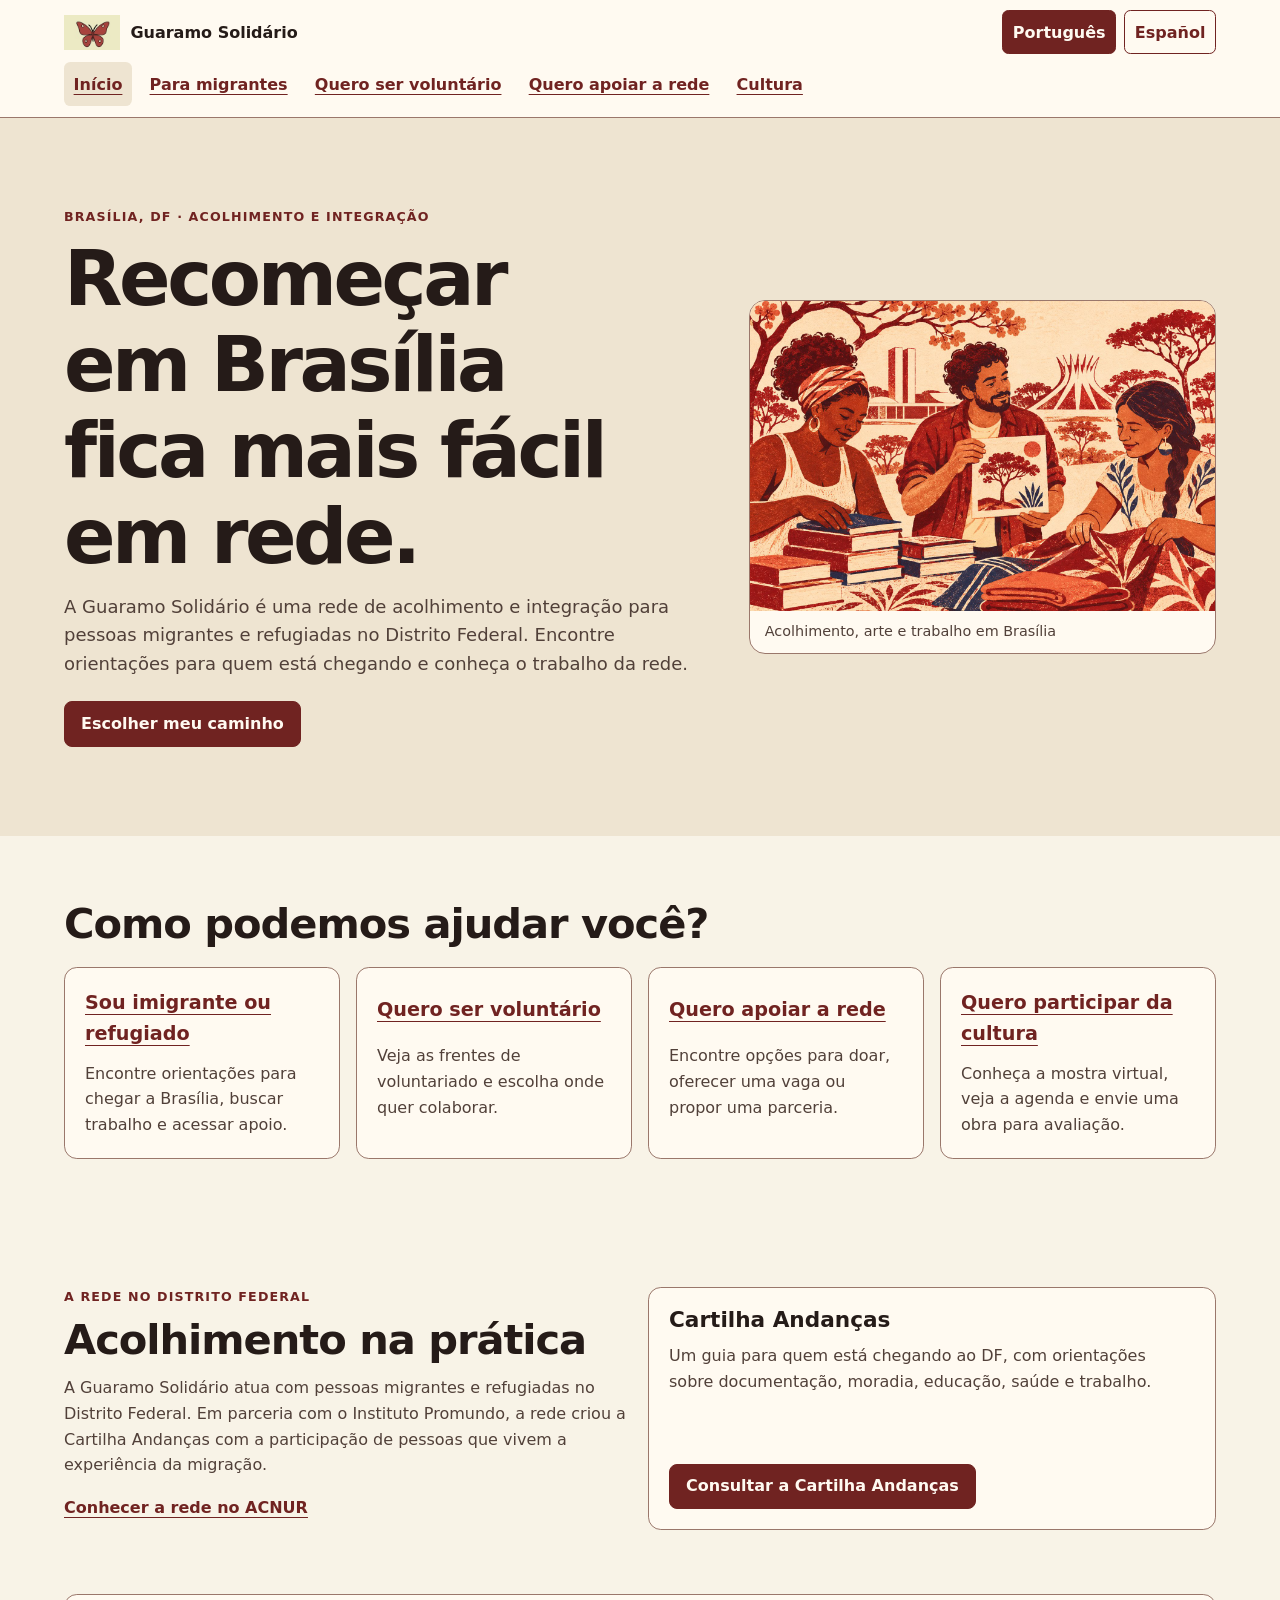
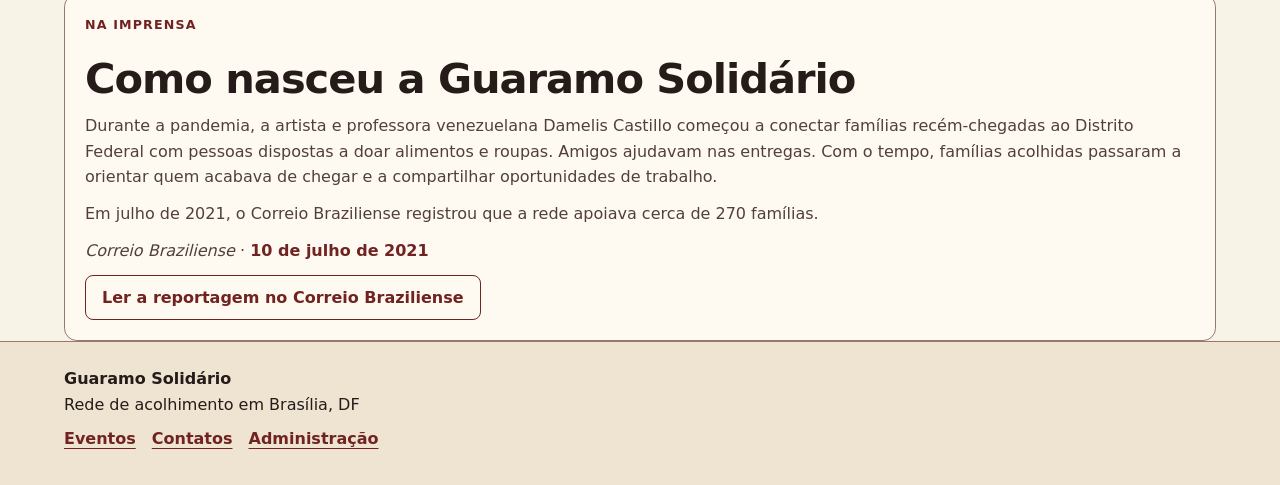
<file: index.html>
<!doctype html>
<html lang="pt-BR">
<head>
  <meta charset="utf-8">
  <meta name="viewport" content="width=device-width, initial-scale=1">
  <meta name="description" content="Rede de apoio a pessoas migrantes e refugiadas em Brasília, no Distrito Federal." data-i18n-content="description">
  <title data-i18n-title="home">Início | Guaramo Solidário</title>
  <link rel="stylesheet" href="./style.css">
  <script src="./main.js" defer></script>
</head>
<body>
  <a href="#conteudo" class="skip-link" data-i18n="skip">Pular para o conteúdo</a>
  <header class="site-header">
    <div class="wrap header-row">
      <a class="brand" href="./index.html">
        <img src="./assets/logo.png" alt="Logo Guaramo Solidário" data-i18n-alt="logo" width="56" height="44">
        <span aria-hidden="true">Guaramo Solidário</span>
      </a>
      <!-- Os botões aparecem quando o script de tradução está pronto. -->
      <div class="languages" role="group" aria-label="Idioma" data-i18n-label="language" hidden>
        <button type="button" lang="pt-BR" data-lang="pt" aria-pressed="true">Português</button>
        <button type="button" lang="es" data-lang="es" aria-pressed="false">Español</button>
      </div>
      <nav aria-label="Navegação principal" data-i18n-label="nav">
        <a href="./index.html" aria-current="page" data-i18n="home">Início</a>
        <a href="./migrantes.html" data-i18n="migrant-nav">Para migrantes</a>
        <a href="./voluntarios.html" data-i18n="volunteer-path">Quero ser voluntário</a>
        <a href="./ajudar.html" data-i18n="partner">Quero apoiar a rede</a>
        <a href="./cultura.html" data-i18n="culture">Cultura</a>
      </nav>
    </div>
  </header>

  <main id="conteudo" tabindex="-1">
    <!-- Vitrine. As chamadas levam a documentos HTML independentes. -->
    <section class="hero">
      <div class="wrap hero-grid">
        <div>
          <p class="overline" data-i18n="tagline">BRASÍLIA, DF · ACOLHIMENTO E INTEGRAÇÃO</p>
          <h1 data-i18n="hero-title">Recomeçar em Brasília fica mais fácil em rede.</h1>
          <p class="intro" data-i18n="hero-copy">A Guaramo Solidário é uma rede de acolhimento e integração para pessoas migrantes e refugiadas no Distrito Federal. Encontre orientações para quem está chegando e conheça o trabalho da rede.</p>
          <div class="actions"><a href="#caminhos" class="button primary" data-i18n="start-button">Escolher meu caminho</a></div>
        </div>
        <figure class="hero-figure">
          <img src="./assets/acolhimento.jpg" width="1536" height="1024" alt="" fetchpriority="high">
          <figcaption data-i18n="illustration-caption">Acolhimento, arte e trabalho em Brasília</figcaption>
        </figure>
      </div>
    </section>

    <section class="wrap section" id="caminhos" aria-labelledby="start-title">
      <h2 id="start-title" data-i18n="start-title">Como podemos ajudar você?</h2>
      <div class="route-grid">
        <article class="card route-card"><a href="./migrantes.html" class="route-link" data-i18n="migrant">Sou imigrante ou refugiado</a><p data-i18n="migrant-copy">Encontre orientações para chegar a Brasília, buscar trabalho e acessar apoio.</p></article>
        <article class="card route-card"><a href="./voluntarios.html" class="route-link" data-i18n="volunteer-path">Quero ser voluntário</a><p data-i18n="volunteer-path-copy">Veja as frentes de voluntariado e escolha onde quer colaborar.</p></article>
        <article class="card route-card"><a href="./ajudar.html" class="route-link" data-i18n="partner">Quero apoiar a rede</a><p data-i18n="partner-copy">Encontre opções para doar, oferecer uma vaga ou propor uma parceria.</p></article>
        <article class="card route-card"><a href="./cultura.html" class="route-link" data-i18n="culture-path">Quero participar da cultura</a><p data-i18n="culture-path-copy">Conheça a mostra virtual, veja a agenda e envie uma obra para avaliação.</p></article>
      </div>
    </section>

<section class="wrap section support-grid" aria-labelledby="rede-local">
      <div class="local-intro">
        <p class="overline" data-i18n="local-kicker">A REDE NO DISTRITO FEDERAL</p>
        <h2 id="rede-local" data-i18n="local-title">Acolhimento na prática</h2>
        <p class="section-copy" data-i18n="local-copy">A Guaramo Solidário atua com pessoas migrantes e refugiadas no Distrito Federal. Em parceria com o Instituto Promundo, a rede criou a Cartilha Andanças com a participação de pessoas que vivem a experiência da migração.</p>
        <a href="https://www.acnur.org/br/noticias/comunicados-imprensa/sessao-solene-celebra-dia-mundial-do-refugiado-no-congresso-nacional" class="text-link" data-i18n="local-source">Conhecer a rede no ACNUR</a>
      </div>
      <article class="card support-card">
        <h3 data-i18n="guide-title">Cartilha Andanças</h3>
        <p data-i18n="guide-copy">Um guia para quem está chegando ao DF, com orientações sobre documentação, moradia, educação, saúde e trabalho.</p>
        <a href="https://promundo.org.br/cartilha-andancas/" class="button primary" data-i18n="guide-link">Consultar a Cartilha Andanças</a>
      </article>
    </section>

    <div class="wrap">
      <article class="card" id="historia-da-rede" aria-labelledby="historia-titulo">
        <p class="overline" data-i18n="press-kicker">NA IMPRENSA</p>
        <h2 id="historia-titulo" data-i18n="press-title">Como nasceu a Guaramo Solidário</h2>
        <p data-i18n="press-origin">Durante a pandemia, a artista e professora venezuelana Damelis Castillo começou a conectar famílias recém-chegadas ao Distrito Federal com pessoas dispostas a doar alimentos e roupas. Amigos ajudavam nas entregas. Com o tempo, famílias acolhidas passaram a orientar quem acabava de chegar e a compartilhar oportunidades de trabalho.</p>
        <p data-i18n="press-history">Em julho de 2021, o Correio Braziliense registrou que a rede apoiava cerca de 270 famílias.</p>
        <p><cite>Correio Braziliense</cite> · <time datetime="2021-07-10" data-i18n="press-date">10 de julho de 2021</time></p>
        <a class="button" href="https://www.correiobraziliense.com.br/cidades-df/2021/07/4936666-imigrantes-recomecam-a-vida-no-df-com-assistencia-e-trabalho.html" data-i18n="press-link">Ler a reportagem no Correio Braziliense</a>
      </article>
    </div>


  </main>

  <footer class="site-footer">
    <div class="wrap">
      <strong>Guaramo Solidário</strong>
      <p data-i18n="footer">Rede de acolhimento em Brasília, DF</p>
      <div class="footer-links">
        <a href="./eventos.html" class="text-link" data-i18n="events">Eventos</a>
        <a href="./contatos.html" class="text-link" data-i18n="contacts">Contatos</a>
        <a href="./admin.html" class="text-link" data-i18n="admin">Administração</a>
      </div>
    </div>
  </footer>
</body>
</html>
</file>
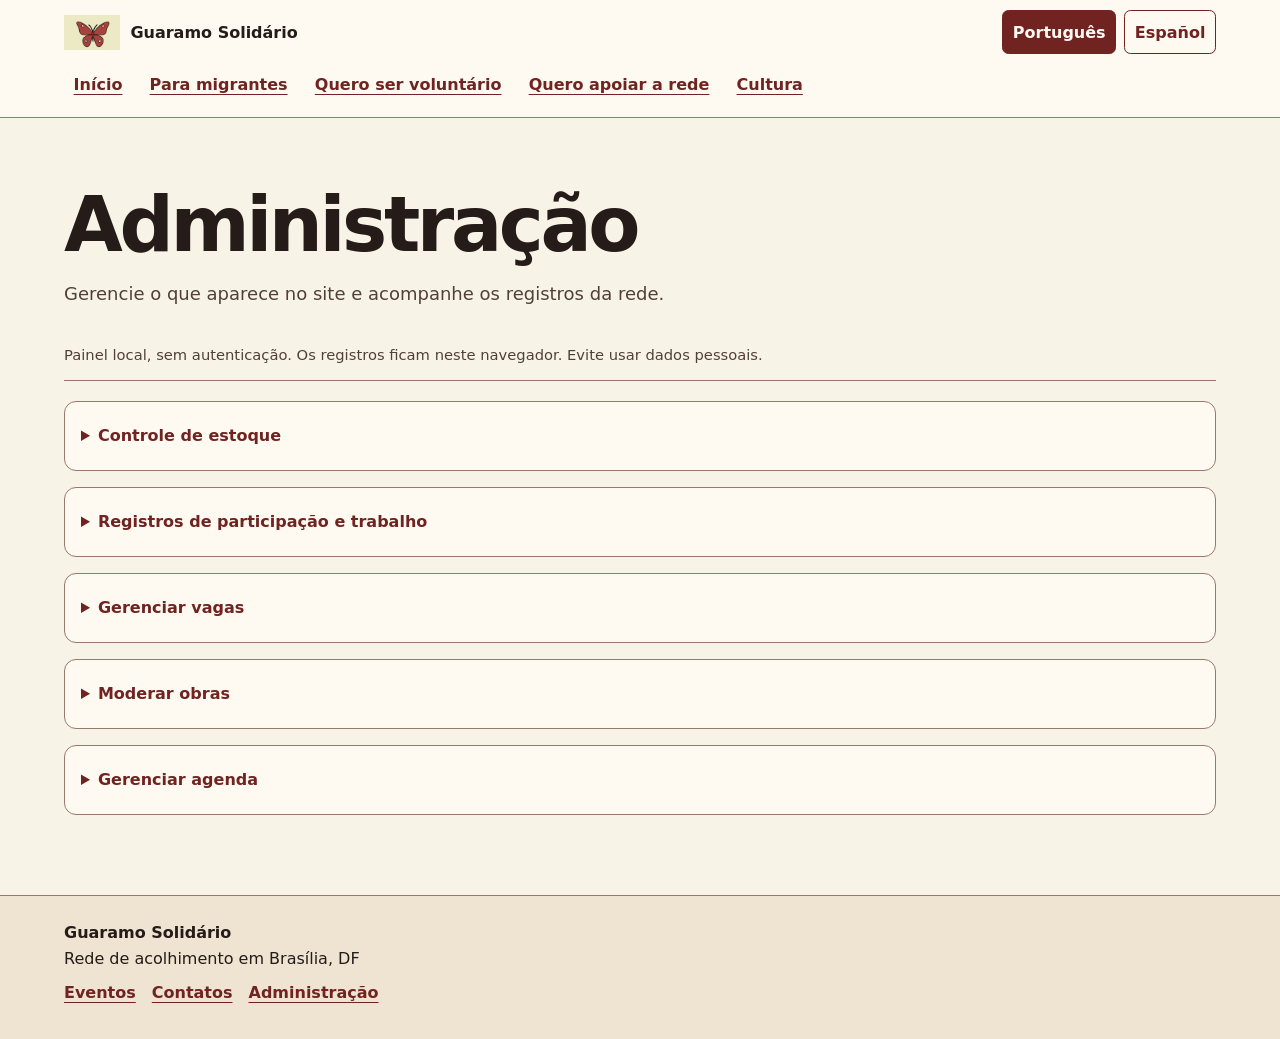
<file: admin.html>
<!doctype html>
<html lang="pt-BR">
<head>
  <meta charset="utf-8">
  <meta name="viewport" content="width=device-width, initial-scale=1">
  <meta name="description" content="Rede de apoio a pessoas migrantes e refugiadas em Brasília, no Distrito Federal." data-i18n-content="description">
  <title data-i18n-title="admin">Administração | Guaramo Solidário</title>
  <link rel="stylesheet" href="./style.css">
  <script src="./main.js" defer></script>
  <script src="./community.js" defer></script>
  <script src="./gestao.js" defer></script>
</head>
<body>
  <a href="#conteudo" class="skip-link" data-i18n="skip">Pular para o conteúdo</a>
  <header class="site-header">
    <div class="wrap header-row">
      <a class="brand" href="./index.html">
        <img src="./assets/logo.png" alt="Logo Guaramo Solidário" data-i18n-alt="logo" width="56" height="44">
        <span aria-hidden="true">Guaramo Solidário</span>
      </a>
      <!-- Os botões aparecem quando o script de tradução está pronto. -->
      <div class="languages" role="group" aria-label="Idioma" data-i18n-label="language" hidden>
        <button type="button" lang="pt-BR" data-lang="pt" aria-pressed="true">Português</button>
        <button type="button" lang="es" data-lang="es" aria-pressed="false">Español</button>
      </div>
      <nav aria-label="Navegação principal" data-i18n-label="nav">
        <a href="./index.html" data-i18n="home">Início</a>
        <a href="./migrantes.html" data-i18n="migrant-nav">Para migrantes</a>
        <a href="./voluntarios.html" data-i18n="volunteer-path">Quero ser voluntário</a>
        <a href="./ajudar.html" data-i18n="partner">Quero apoiar a rede</a>
        <a href="./cultura.html" data-i18n="culture">Cultura</a>
      </nav>
    </div>
  </header>

  <main id="conteudo" tabindex="-1">
    <div class="wrap section subpage">
      <h1 data-i18n="admin">Administração</h1>
      <p class="intro" data-i18n="admin-lead">Gerencie o que aparece no site e acompanhe os registros da rede.</p>
      <p class="demo" data-i18n="admin-note">Painel local, sem autenticação. Os registros ficam neste navegador. Evite usar dados pessoais.</p>
      <details class="management-panel"><summary data-i18n="inventory-title">Controle de estoque</summary><section class="stack" id="controle"><h2 data-i18n="inventory-title">Controle de estoque</h2>
        <form class="card form-card" id="stock-form" hidden>
          <label for="stock-point" data-i18n="point-label">Ponto de coleta</label><select id="stock-point" name="point" required><option value="north" data-i18n="point-north">Ponto de apoio 01</option><option value="center" data-i18n="point-center">Ponto de apoio 02</option><option value="east" data-i18n="point-east">Ponto de apoio 03</option><option value="south" data-i18n="point-south">Ponto de apoio 04</option><option value="west" data-i18n="point-west">Ponto de apoio 05</option></select>
          <label for="stock-item" data-i18n="item-label">Nome do item</label><input id="stock-item" name="item" maxlength="80" required>
          <label for="stock-qty" data-i18n="qty-label">Quantidade</label><input id="stock-qty" name="quantity" type="number" min="0" max="99999" step="1" required>
          <button class="button primary" type="submit" data-i18n="add-item">Cadastrar item</button>
        </form>
        <p class="status" id="stock-status" role="status"></p>

        <form class="card form-card" id="transfer-form" hidden>
          <h3 data-i18n="transfer-title">Distribuir itens entre pontos</h3>
          <label for="transfer-source" data-i18n="transfer-source">Item e ponto de origem</label>
          <select id="transfer-source" name="source" required></select>
          <label for="transfer-dest" data-i18n="transfer-to">Ponto de destino</label>
          <select id="transfer-dest" name="destination" required></select>
          <label for="transfer-qty" data-i18n="qty-label">Quantidade</label>
          <input id="transfer-qty" name="quantity" type="number" min="1" max="99999" step="1" required>
          <button type="submit" class="button primary" data-i18n="transfer-do">Transferir</button>
        </form>
        <p class="status" id="transfer-status" role="status"></p>
        <div id="inventory" class="cards"></div>
        <noscript><p data-i18n="stock-js">Ative o JavaScript para consultar o estoque por ponto.</p></noscript>
      </section></details>
      <details class="management-panel"><summary data-i18n="interests-title">Registros de participação e trabalho</summary><section class="stack" id="interesses"><h2 tabindex="-1" data-i18n="interests-title">Registros de participação e trabalho</h2><p class="status" id="admin-interest-status" role="status"></p>
        <ul id="interests" class="plain-list"></ul>
      </section></details>
      <details class="management-panel" id="gestao-vagas">
        <summary data-i18n="admin-jobs">Gerenciar vagas</summary>
        <form class="card form-card" id="jobs-form" hidden>
        <div class="cv-field"><label for="job-title" data-i18n="job-title">Cargo</label><input id="job-title" name="title" maxlength="100" required></div>
        <div class="cv-field"><label for="job-company" data-i18n="job-company">Organização</label><input id="job-company" name="company" maxlength="100" required></div>
        <div class="cv-field"><label for="job-region" data-i18n="job-region">Localidade ou trabalho remoto</label><input id="job-region" name="region" maxlength="100" required></div>
        <div class="cv-field"><label for="job-description" data-i18n="job-description">Descrição e requisitos</label><textarea id="job-description" name="description" rows="3" maxlength="800" required></textarea></div>
        <div class="cv-field"><label for="job-url" data-i18n="job-url">Link HTTPS para candidatura</label><input id="job-url" name="url" type="url" maxlength="600" required></div>
        <div class="resource-actions"><button type="submit" class="button primary" data-i18n="publish">Publicar</button><button type="button" class="button" data-cancel hidden data-i18n="cancel-edit">Cancelar edição</button></div>
      </form><p id="jobs-status" class="status" role="status"></p><ul id="jobs-admin" class="plain-list management-list"></ul>
      </details>
      <details class="management-panel" id="gestao-obras">
        <summary data-i18n="admin-arts">Moderar obras</summary>
        <p id="arts-admin-status" class="status" role="status"></p>
        <ul id="arts-admin" class="plain-list management-list"></ul>
      </details>
      <details class="management-panel" id="gestao-agenda">
        <summary data-i18n="admin-events">Gerenciar agenda</summary>
        <form class="card form-card" id="calendar-form" hidden>
        <div class="cv-field"><label for="event-kind" data-i18n="event-kind">Tipo de atividade</label><select id="event-kind" name="kind" required><option value="general" data-i18n="event-general">Atividade da rede</option><option value="circle" data-i18n="event-circle">Roda de conversa</option></select></div>
        <div class="cv-field"><label for="event-title" data-i18n="event-title">Nome da atividade</label><input id="event-title" name="title" maxlength="100" required></div>
        <div class="cv-field"><label for="event-when" data-i18n="event-when">Data e hora em Brasília</label><input id="event-when" name="when" type="datetime-local" required></div>
        <div class="cv-field"><label for="event-place" data-i18n="event-place">Local ou formato</label><input id="event-place" name="place" maxlength="140" required></div>
        <div class="cv-field"><label for="event-description" data-i18n="event-desc">Descrição da atividade</label><textarea id="event-description" name="description" rows="3" maxlength="800" required></textarea></div>
        <div class="cv-field"><label for="event-url" data-i18n="event-url">Link HTTPS com detalhes (opcional)</label><input id="event-url" name="url" type="url" maxlength="600"></div>
        <div class="resource-actions"><button type="submit" class="button primary" data-i18n="publish">Publicar</button><button type="button" class="button" data-cancel hidden data-i18n="cancel-edit">Cancelar edição</button></div>
      </form><p id="calendar-status" class="status" role="status"></p><ul id="calendar-admin" class="plain-list management-list"></ul>
      </details>
    </div>
  </main>

  <footer class="site-footer">
    <div class="wrap">
      <strong>Guaramo Solidário</strong>
      <p data-i18n="footer">Rede de acolhimento em Brasília, DF</p>
      <div class="footer-links">
        <a href="./eventos.html" class="text-link" data-i18n="events">Eventos</a>
        <a href="./contatos.html" class="text-link" data-i18n="contacts">Contatos</a>
        <a href="./admin.html" aria-current="page" class="text-link" data-i18n="admin">Administração</a>
      </div>
    </div>
  </footer>
</body>
</html>
</file>
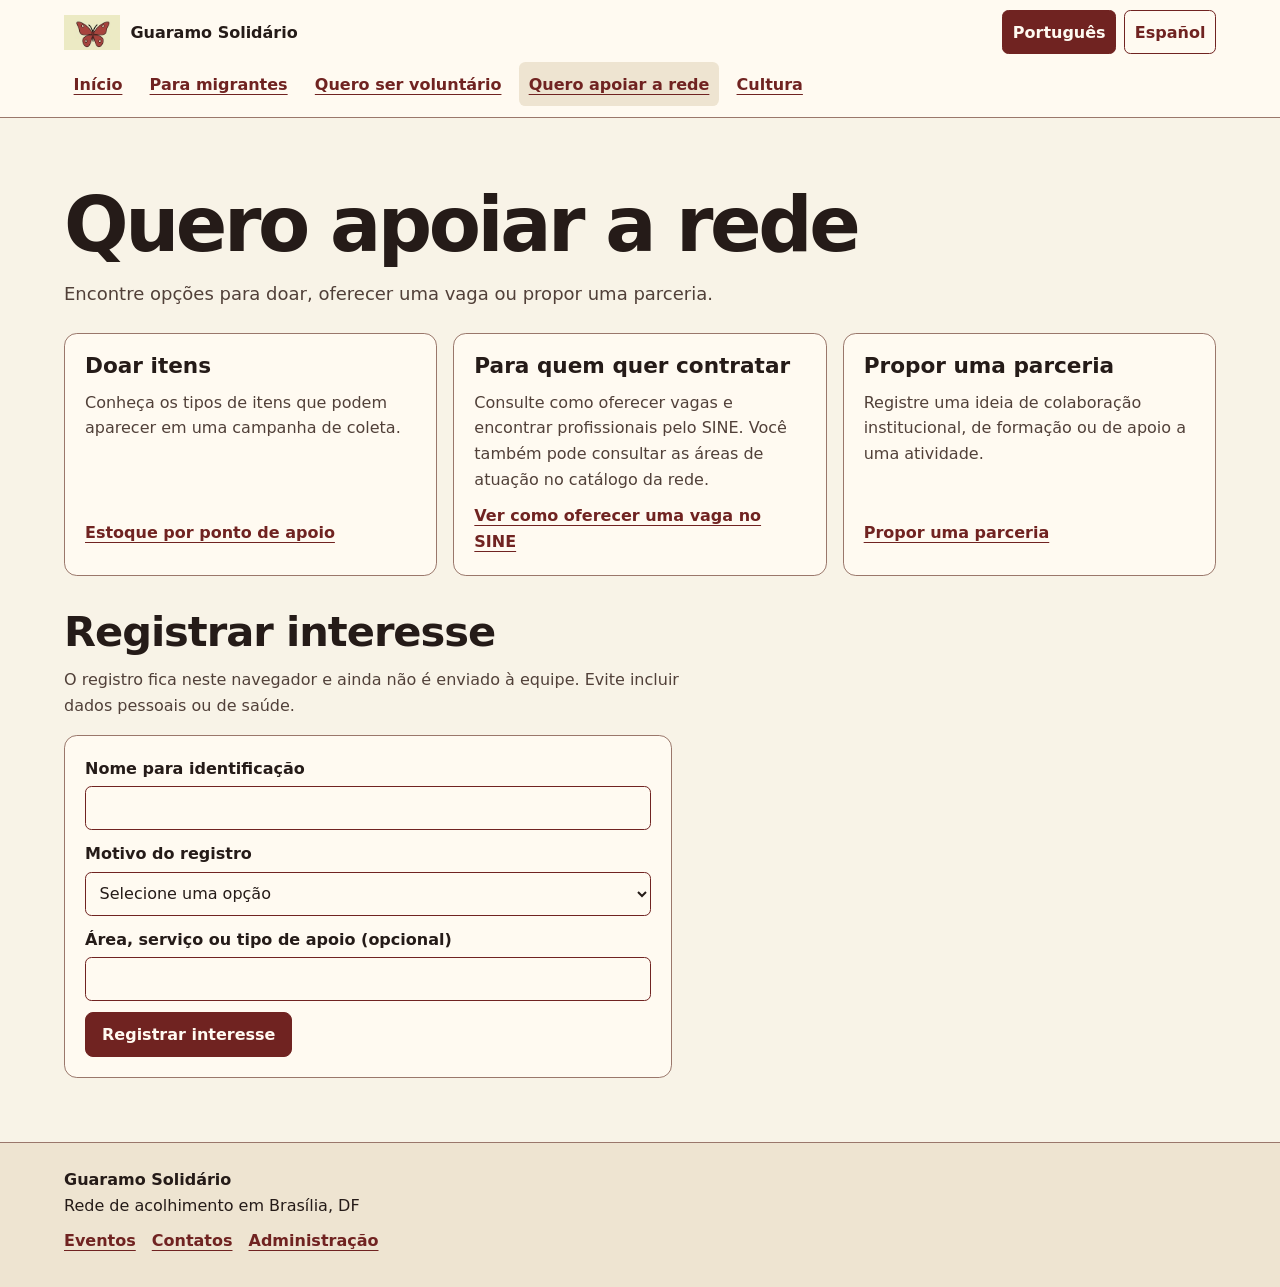
<file: ajudar.html>
<!doctype html>
<html lang="pt-BR">
<head>
  <meta charset="utf-8">
  <meta name="viewport" content="width=device-width, initial-scale=1">
  <meta name="description" content="Rede de apoio a pessoas migrantes e refugiadas em Brasília, no Distrito Federal." data-i18n-content="description">
  <title data-i18n-title="partner">Quero apoiar a rede | Guaramo Solidário</title>
  <link rel="stylesheet" href="./style.css">
  <script src="./main.js" defer></script>
  <script src="./community.js" defer></script>
</head>
<body>
  <a href="#conteudo" class="skip-link" data-i18n="skip">Pular para o conteúdo</a>
  <header class="site-header">
    <div class="wrap header-row">
      <a class="brand" href="./index.html">
        <img src="./assets/logo.png" alt="Logo Guaramo Solidário" data-i18n-alt="logo" width="56" height="44">
        <span aria-hidden="true">Guaramo Solidário</span>
      </a>
      <!-- Os botões aparecem quando o script de tradução está pronto. -->
      <div class="languages" role="group" aria-label="Idioma" data-i18n-label="language" hidden>
        <button type="button" lang="pt-BR" data-lang="pt" aria-pressed="true">Português</button>
        <button type="button" lang="es" data-lang="es" aria-pressed="false">Español</button>
      </div>
      <nav aria-label="Navegação principal" data-i18n-label="nav">
        <a href="./index.html" data-i18n="home">Início</a>
        <a href="./migrantes.html" data-i18n="migrant-nav">Para migrantes</a>
        <a href="./voluntarios.html" data-i18n="volunteer-path">Quero ser voluntário</a>
        <a href="./ajudar.html" aria-current="page" data-i18n="partner">Quero apoiar a rede</a>
        <a href="./cultura.html" data-i18n="culture">Cultura</a>
      </nav>
    </div>
  </header>

  <main id="conteudo" tabindex="-1">
    <div class="wrap section subpage">
      <h1 data-i18n="partner">Quero apoiar a rede</h1><p class="intro" data-i18n="partner-copy">Encontre opções para doar, oferecer uma vaga ou propor uma parceria.</p>
      <div class="cards">
        <article class="card"><h2 data-i18n="help-stock">Doar itens</h2><p data-i18n="help-stock-text">Conheça os tipos de itens que podem aparecer em uma campanha de coleta.</p><a href="./doacoes.html#estoque" class="text-link" data-i18n="inventory-public">Estoque por ponto de apoio</a></article>
        <article class="card"><h2 data-i18n="jobs-employer">Para quem quer contratar</h2><p data-i18n="jobs-employer-text">Consulte como oferecer vagas e encontrar profissionais pelo SINE. Você também pode consultar as áreas de atuação no catálogo da rede.</p><a href="https://www.gov.br/pt-br/servicos/buscar-trabalhador-no-sistema-nacional-de-emprego-sine" class="text-link" data-i18n="jobs-employer-link">Ver como oferecer uma vaga no SINE</a></article>
        <article class="card"><h2 data-i18n="partnership">Propor uma parceria</h2><p data-i18n="partnership-copy">Registre uma ideia de colaboração institucional, de formação ou de apoio a uma atividade.</p><a href="#participar" class="text-link" data-i18n="partnership">Propor uma parceria</a></article>
      </div>
      <section class="stack" id="participar">
        <h2 data-i18n="interest-title">Registrar interesse</h2><p class="section-copy" data-i18n="interest-note">O registro fica neste navegador e ainda não é enviado à equipe. Evite incluir dados pessoais ou de saúde.</p>
        <form class="card form-card" id="interest-form" hidden>
          <div class="cv-field"><label for="interest-name" data-i18n="sample-name">Nome para identificação</label><input id="interest-name" name="name" maxlength="60" required></div>
          <div class="cv-field"><label for="interest-area" data-i18n="interest-area">Motivo do registro</label>
          <select id="interest-area" name="area" required><option value="" data-i18n="choose">Selecione uma opção</option><option value="help-stock" data-i18n="help-stock">Doar itens</option><option value="work-offer" data-i18n="work-offer">Oferecer oportunidade</option><option value="partnership" data-i18n="partnership">Propor uma parceria</option></select></div>
          <div class="cv-field"><label for="work-details" data-i18n="work-details">Área, serviço ou tipo de apoio (opcional)</label><input id="work-details" name="details" maxlength="120"></div>
          <button type="submit" class="button primary" data-i18n="interest-save">Registrar interesse</button>
        </form><p id="interest-status" class="status" role="status"></p>
      </section>
    </div>
  </main>

  <footer class="site-footer">
    <div class="wrap">
      <strong>Guaramo Solidário</strong>
      <p data-i18n="footer">Rede de acolhimento em Brasília, DF</p>
      <div class="footer-links">
        <a href="./eventos.html" class="text-link" data-i18n="events">Eventos</a>
        <a href="./contatos.html" class="text-link" data-i18n="contacts">Contatos</a>
        <a href="./admin.html" class="text-link" data-i18n="admin">Administração</a>
      </div>
    </div>
  </footer>
</body>
</html>
</file>
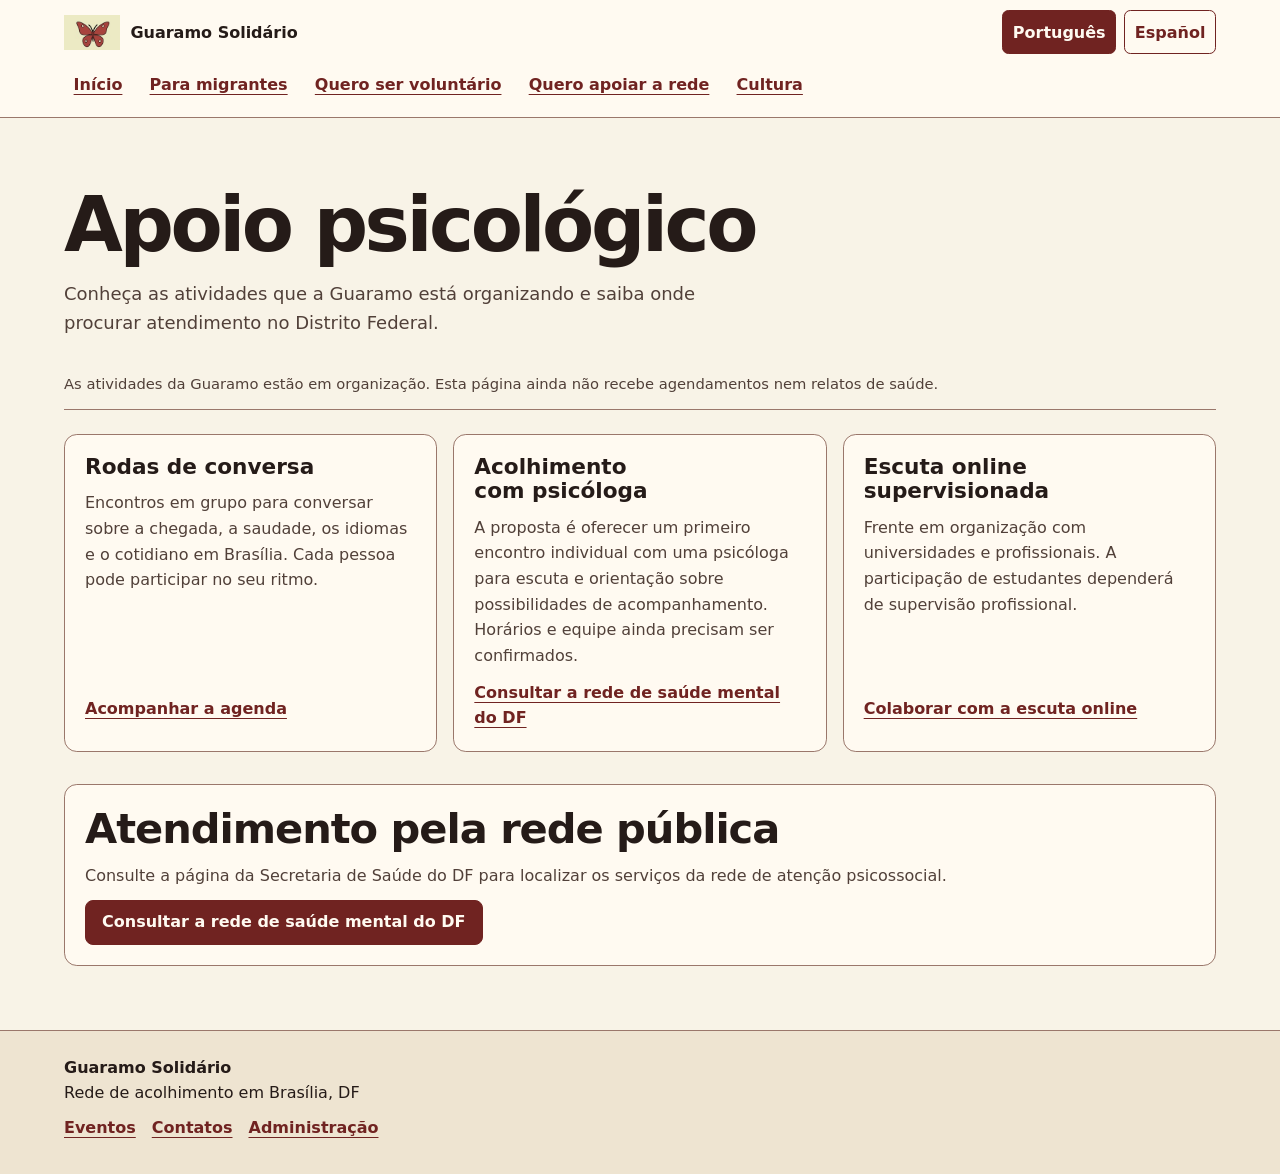
<file: apoio.html>
<!doctype html>
<html lang="pt-BR">
<head>
  <meta charset="utf-8">
  <meta name="viewport" content="width=device-width, initial-scale=1">
  <meta name="description" content="Rede de apoio a pessoas migrantes e refugiadas em Brasília, no Distrito Federal." data-i18n-content="description">
  <title data-i18n-title="support">Apoio psicológico | Guaramo Solidário</title>
  <link rel="stylesheet" href="./style.css">
  <script src="./main.js" defer></script>
</head>
<body>
  <a href="#conteudo" class="skip-link" data-i18n="skip">Pular para o conteúdo</a>
  <header class="site-header">
    <div class="wrap header-row">
      <a class="brand" href="./index.html">
        <img src="./assets/logo.png" alt="Logo Guaramo Solidário" data-i18n-alt="logo" width="56" height="44">
        <span aria-hidden="true">Guaramo Solidário</span>
      </a>
      <!-- Os botões aparecem quando o script de tradução está pronto. -->
      <div class="languages" role="group" aria-label="Idioma" data-i18n-label="language" hidden>
        <button type="button" lang="pt-BR" data-lang="pt" aria-pressed="true">Português</button>
        <button type="button" lang="es" data-lang="es" aria-pressed="false">Español</button>
      </div>
      <nav aria-label="Navegação principal" data-i18n-label="nav">
        <a href="./index.html" data-i18n="home">Início</a>
        <a href="./migrantes.html" data-i18n="migrant-nav">Para migrantes</a>
        <a href="./voluntarios.html" data-i18n="volunteer-path">Quero ser voluntário</a>
        <a href="./ajudar.html" data-i18n="partner">Quero apoiar a rede</a>
        <a href="./cultura.html" data-i18n="culture">Cultura</a>
      </nav>
    </div>
  </header>

  <main id="conteudo" tabindex="-1">
    <div class="wrap section subpage">
      <h1 data-i18n="support">Apoio psicológico</h1><p class="intro" data-i18n="psych-intro">Conheça as atividades que a Guaramo está organizando e saiba onde procurar atendimento no Distrito Federal.</p>
      <p class="demo" data-i18n="psych-state">As atividades da Guaramo estão em organização. Esta página ainda não recebe agendamentos nem relatos de saúde.</p>
      <div class="cards">
        <article class="card"><h2 data-i18n="circles">Rodas de conversa</h2><p data-i18n="circles-copy">Encontros em grupo para conversar sobre a chegada, a saudade, os idiomas e o cotidiano em Brasília. Cada pessoa pode participar no seu ritmo.</p><a href="./eventos.html?tipo=roda" class="text-link" data-i18n="circles-link">Acompanhar a agenda</a></article>
        <article class="card"><h2 data-i18n="psychologist">Acolhimento com psicóloga</h2><p data-i18n="psychologist-copy">A proposta é oferecer um primeiro encontro individual com uma psicóloga para escuta e orientação sobre possibilidades de acompanhamento. Horários e equipe ainda precisam ser confirmados.</p><a href="#rede-publica" class="text-link" data-i18n="public-mental-link">Consultar a rede de saúde mental do DF</a></article>
        <article class="card"><h2 data-i18n="online-listening">Escuta online supervisionada</h2><p data-i18n="online-copy">Frente em organização com universidades e profissionais. A participação de estudantes dependerá de supervisão profissional.</p><a href="./voluntarios.html?area=help-listening#participar" class="text-link" data-i18n="help-listening">Colaborar com a escuta online</a></article>
      </div>
      <section class="card stack" id="rede-publica">
        <h2 data-i18n="public-mental">Atendimento pela rede pública</h2><p data-i18n="public-mental-copy">Consulte a página da Secretaria de Saúde do DF para localizar os serviços da rede de atenção psicossocial.</p>
        <a href="https://info.saude.df.gov.br/busca-saude-caps/" class="button primary" data-i18n="public-mental-link">Consultar a rede de saúde mental do DF</a>
      </section>
    </div>
  </main>

  <footer class="site-footer">
    <div class="wrap">
      <strong>Guaramo Solidário</strong>
      <p data-i18n="footer">Rede de acolhimento em Brasília, DF</p>
      <div class="footer-links">
        <a href="./eventos.html" class="text-link" data-i18n="events">Eventos</a>
        <a href="./contatos.html" class="text-link" data-i18n="contacts">Contatos</a>
        <a href="./admin.html" class="text-link" data-i18n="admin">Administração</a>
      </div>
    </div>
  </footer>
</body>
</html>
</file>
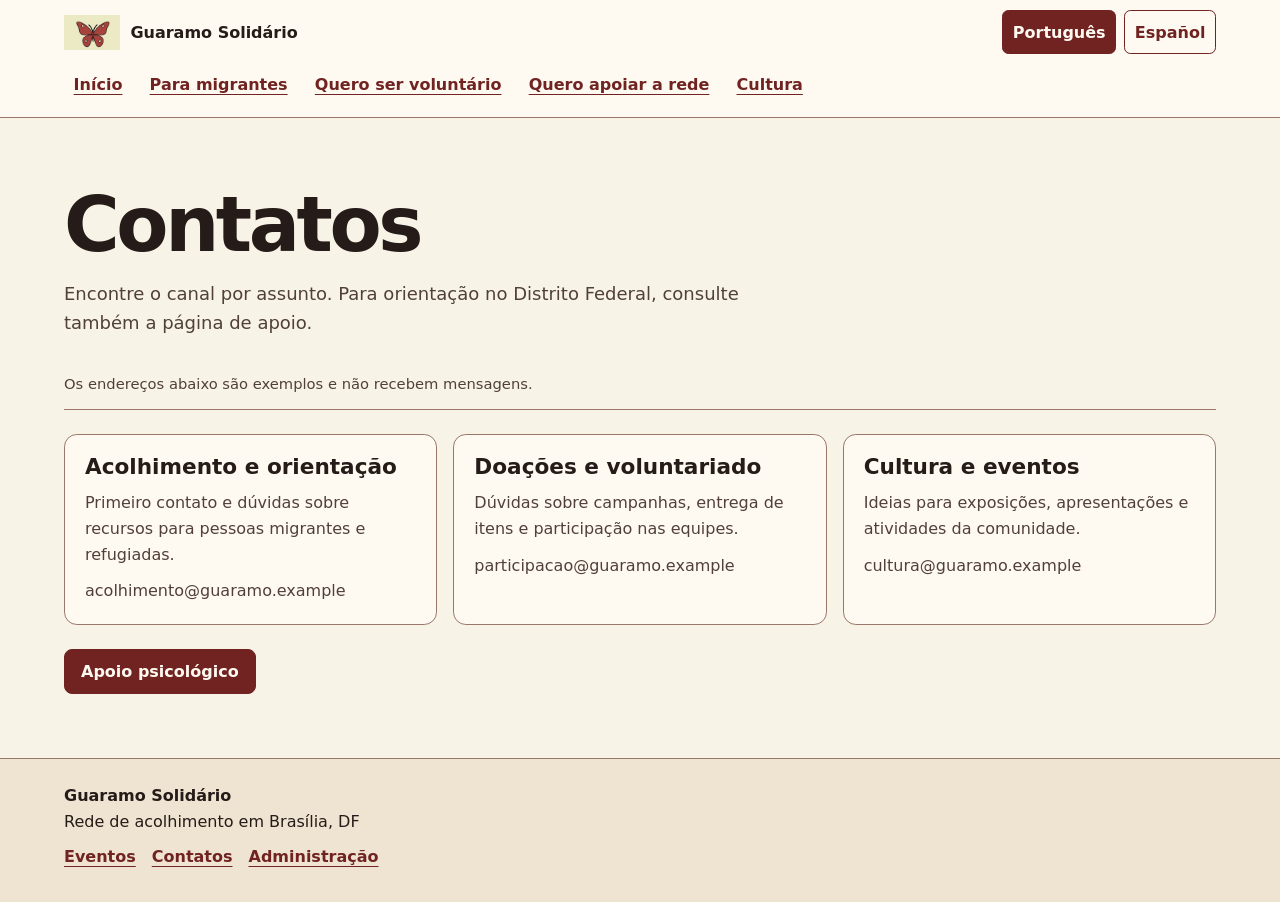
<file: contatos.html>
<!doctype html>
<html lang="pt-BR">
<head>
  <meta charset="utf-8">
  <meta name="viewport" content="width=device-width, initial-scale=1">
  <meta name="description" content="Rede de apoio a pessoas migrantes e refugiadas em Brasília, no Distrito Federal." data-i18n-content="description">
  <title data-i18n-title="contacts">Contatos | Guaramo Solidário</title>
  <link rel="stylesheet" href="./style.css">
  <script src="./main.js" defer></script>
</head>
<body>
  <a href="#conteudo" class="skip-link" data-i18n="skip">Pular para o conteúdo</a>
  <header class="site-header">
    <div class="wrap header-row">
      <a class="brand" href="./index.html">
        <img src="./assets/logo.png" alt="Logo Guaramo Solidário" data-i18n-alt="logo" width="56" height="44">
        <span aria-hidden="true">Guaramo Solidário</span>
      </a>
      <!-- Os botões aparecem quando o script de tradução está pronto. -->
      <div class="languages" role="group" aria-label="Idioma" data-i18n-label="language" hidden>
        <button type="button" lang="pt-BR" data-lang="pt" aria-pressed="true">Português</button>
        <button type="button" lang="es" data-lang="es" aria-pressed="false">Español</button>
      </div>
      <nav aria-label="Navegação principal" data-i18n-label="nav">
        <a href="./index.html" data-i18n="home">Início</a>
        <a href="./migrantes.html" data-i18n="migrant-nav">Para migrantes</a>
        <a href="./voluntarios.html" data-i18n="volunteer-path">Quero ser voluntário</a>
        <a href="./ajudar.html" data-i18n="partner">Quero apoiar a rede</a>
        <a href="./cultura.html" data-i18n="culture">Cultura</a>
      </nav>
    </div>
  </header>

  <main id="conteudo" tabindex="-1">
    <div class="wrap section subpage">
      <h1 data-i18n="contacts">Contatos</h1>
      <p class="intro" data-i18n="contact-intro">Encontre o canal por assunto. Para orientação no Distrito Federal, consulte também a página de apoio.</p>
      <p class="demo" data-i18n="contact-demo-note">Os endereços abaixo são exemplos e não recebem mensagens.</p>
      <div class="cards">
        <article class="card"><h2 data-i18n="contact-welcome">Acolhimento e orientação</h2><p data-i18n="contact-welcome-text">Primeiro contato e dúvidas sobre recursos para pessoas migrantes e refugiadas.</p><p class="demo-address">acolhimento@guaramo.example</p></article>
        <article class="card"><h2 data-i18n="contact-donate">Doações e voluntariado</h2><p data-i18n="contact-donate-text">Dúvidas sobre campanhas, entrega de itens e participação nas equipes.</p><p class="demo-address">participacao@guaramo.example</p></article>
        <article class="card"><h2 data-i18n="contact-culture">Cultura e eventos</h2><p data-i18n="contact-culture-text">Ideias para exposições, apresentações e atividades da comunidade.</p><p class="demo-address">cultura@guaramo.example</p></article>
      </div>
      <a class="button primary" href="./apoio.html" data-i18n="support">Apoio psicológico</a>
    </div>
  </main>

  <footer class="site-footer">
    <div class="wrap">
      <strong>Guaramo Solidário</strong>
      <p data-i18n="footer">Rede de acolhimento em Brasília, DF</p>
      <div class="footer-links">
        <a href="./eventos.html" class="text-link" data-i18n="events">Eventos</a>
        <a href="./contatos.html" aria-current="page" class="text-link" data-i18n="contacts">Contatos</a>
        <a href="./admin.html" class="text-link" data-i18n="admin">Administração</a>
      </div>
    </div>
  </footer>
</body>
</html>
</file>
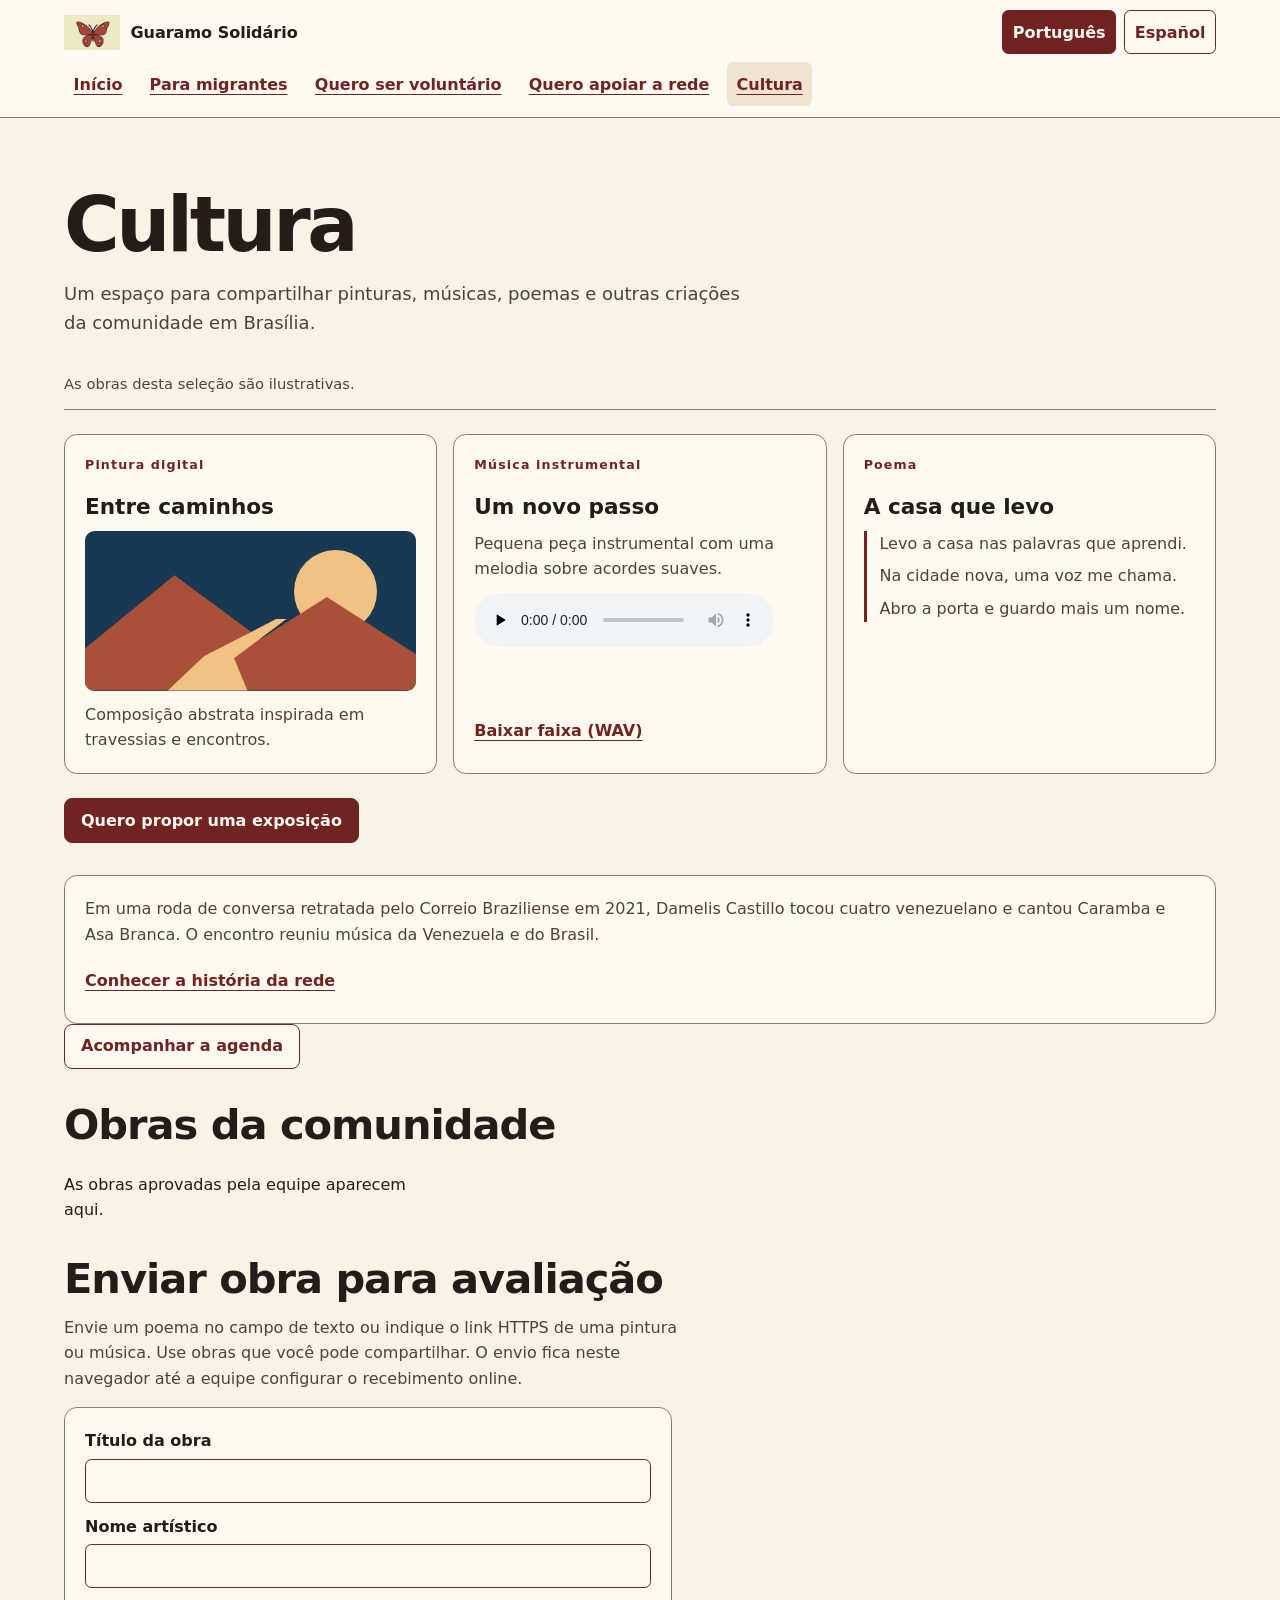
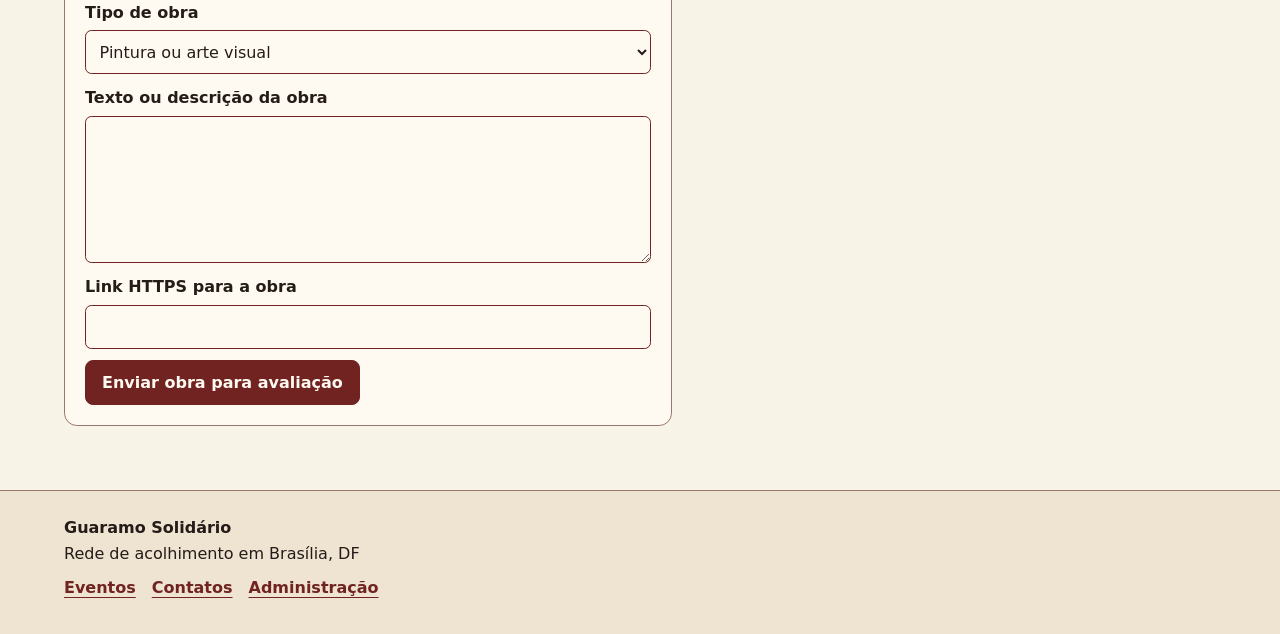
<file: cultura.html>
<!doctype html>
<html lang="pt-BR">
<head>
  <meta charset="utf-8">
  <meta name="viewport" content="width=device-width, initial-scale=1">
  <meta name="description" content="Rede de apoio a pessoas migrantes e refugiadas em Brasília, no Distrito Federal." data-i18n-content="description">
  <title data-i18n-title="culture">Cultura | Guaramo Solidário</title>
  <link rel="stylesheet" href="./style.css">
  <script src="./main.js" defer></script>
  <script src="./gestao.js" defer></script>
</head>
<body>
  <a href="#conteudo" class="skip-link" data-i18n="skip">Pular para o conteúdo</a>
  <header class="site-header">
    <div class="wrap header-row">
      <a class="brand" href="./index.html">
        <img src="./assets/logo.png" alt="Logo Guaramo Solidário" data-i18n-alt="logo" width="56" height="44">
        <span aria-hidden="true">Guaramo Solidário</span>
      </a>
      <!-- Os botões aparecem quando o script de tradução está pronto. -->
      <div class="languages" role="group" aria-label="Idioma" data-i18n-label="language" hidden>
        <button type="button" lang="pt-BR" data-lang="pt" aria-pressed="true">Português</button>
        <button type="button" lang="es" data-lang="es" aria-pressed="false">Español</button>
      </div>
      <nav aria-label="Navegação principal" data-i18n-label="nav">
        <a href="./index.html" data-i18n="home">Início</a>
        <a href="./migrantes.html" data-i18n="migrant-nav">Para migrantes</a>
        <a href="./voluntarios.html" data-i18n="volunteer-path">Quero ser voluntário</a>
        <a href="./ajudar.html" data-i18n="partner">Quero apoiar a rede</a>
        <a href="./cultura.html" aria-current="page" data-i18n="culture">Cultura</a>
      </nav>
    </div>
  </header>

  <main id="conteudo" tabindex="-1">
    <div class="wrap section subpage">
      <h1 data-i18n="culture">Cultura</h1>
      <p class="intro" data-i18n="culture-intro">Um espaço para compartilhar pinturas, músicas, poemas e outras criações da comunidade em Brasília.</p>

      <p class="demo" data-i18n="fictitious-public">As obras desta seleção são ilustrativas.</p>
      <div class="cards">
        <article class="card"><p class="overline" data-i18n="painting">Pintura digital</p><h2 data-i18n="painting-title">Entre caminhos</h2><div class="artwork" role="img" aria-label="Formas em vermelho, dourado e azul criam a silhueta de um caminho entre montanhas." data-i18n-label="painting-alt"><span></span></div><p data-i18n="painting-text">Composição abstrata inspirada em travessias e encontros.</p></article>
        <article class="card"><p class="overline" data-i18n="music">Música instrumental</p><h2 data-i18n="music-title">Um novo passo</h2><p data-i18n="music-text">Pequena peça instrumental com uma melodia sobre acordes suaves.</p>
          <audio controls preload="none" src="./assets/um-novo-passo.wav" aria-label="Um novo passo" data-i18n-label="music-title"></audio>
          <a class="text-link" href="./assets/um-novo-passo.wav" download data-i18n="music-download">Baixar faixa (WAV)</a></article>
        <article class="card"><p class="overline" data-i18n="poem">Poema</p><h2 data-i18n="poem-title">A casa que levo</h2>
          <blockquote class="poem"><p data-i18n="verse-one">Levo a casa nas palavras que aprendi.</p><p data-i18n="verse-two">Na cidade nova, uma voz me chama.</p><p data-i18n="verse-three">Abro a porta e guardo mais um nome.</p></blockquote></article>
      </div>
      <a class="button primary" href="#enviar-obra" data-i18n="exhibit">Quero propor uma exposição</a>
      <aside class="card stack" aria-label="Correio Braziliense">
        <p data-i18n="press-culture">Em uma roda de conversa retratada pelo Correio Braziliense em 2021, Damelis Castillo tocou cuatro venezuelano e cantou Caramba e Asa Branca. O encontro reuniu música da Venezuela e do Brasil.</p>
        <a class="text-link" href="./index.html#historia-da-rede" data-i18n="press-internal">Conhecer a história da rede</a>
      </aside>
      <a href="./eventos.html" class="button" data-i18n="circles-link">Acompanhar a agenda</a>
      <section class="stack" aria-labelledby="obras-da-rede">
        <h2 id="obras-da-rede" data-i18n="published-arts">Obras da comunidade</h2>
        <div id="arts-public" class="cards"></div>
      </section>
      <section class="stack" id="enviar-obra">
        <h2 data-i18n="submit-art">Enviar obra para avaliação</h2><p class="section-copy" data-i18n="art-note">Envie um poema no campo de texto ou indique o link HTTPS de uma pintura ou música. Use obras que você pode compartilhar. O envio fica neste navegador até a equipe configurar o recebimento online.</p>
        <form class="card form-card" id="art-form" hidden>
          <div class="cv-field"><label for="art-title" data-i18n="art-title">Título da obra</label><input id="art-title" name="title" maxlength="100" required></div>
          <div class="cv-field"><label for="art-author" data-i18n="art-author">Nome artístico</label><input id="art-author" name="author" maxlength="80" required></div>
          <div class="cv-field"><label for="art-kind" data-i18n="art-kind">Tipo de obra</label><select id="art-kind" name="kind"><option value="art-paint" data-i18n="art-paint">Pintura ou arte visual</option><option value="art-music" data-i18n="art-music">Música</option><option value="art-poem" data-i18n="art-poem">Poema</option><option value="art-other" data-i18n="art-other">Outra obra</option></select></div>
          <div class="cv-field"><label for="art-description" data-i18n="art-content">Texto ou descrição da obra</label><textarea id="art-description" name="description" rows="5" maxlength="2500"></textarea></div>
          <div class="cv-field"><label for="art-url" data-i18n="art-url">Link HTTPS para a obra</label><input id="art-url" name="url" type="url" maxlength="600"></div>
          <button type="submit" class="button primary" data-i18n="submit-art">Enviar obra para avaliação</button>
        </form><p id="art-status" class="status" role="status"></p>
      </section>
    </div>
  </main>

  <footer class="site-footer">
    <div class="wrap">
      <strong>Guaramo Solidário</strong>
      <p data-i18n="footer">Rede de acolhimento em Brasília, DF</p>
      <div class="footer-links">
        <a href="./eventos.html" class="text-link" data-i18n="events">Eventos</a>
        <a href="./contatos.html" class="text-link" data-i18n="contacts">Contatos</a>
        <a href="./admin.html" class="text-link" data-i18n="admin">Administração</a>
      </div>
    </div>
  </footer>
</body>
</html>
</file>
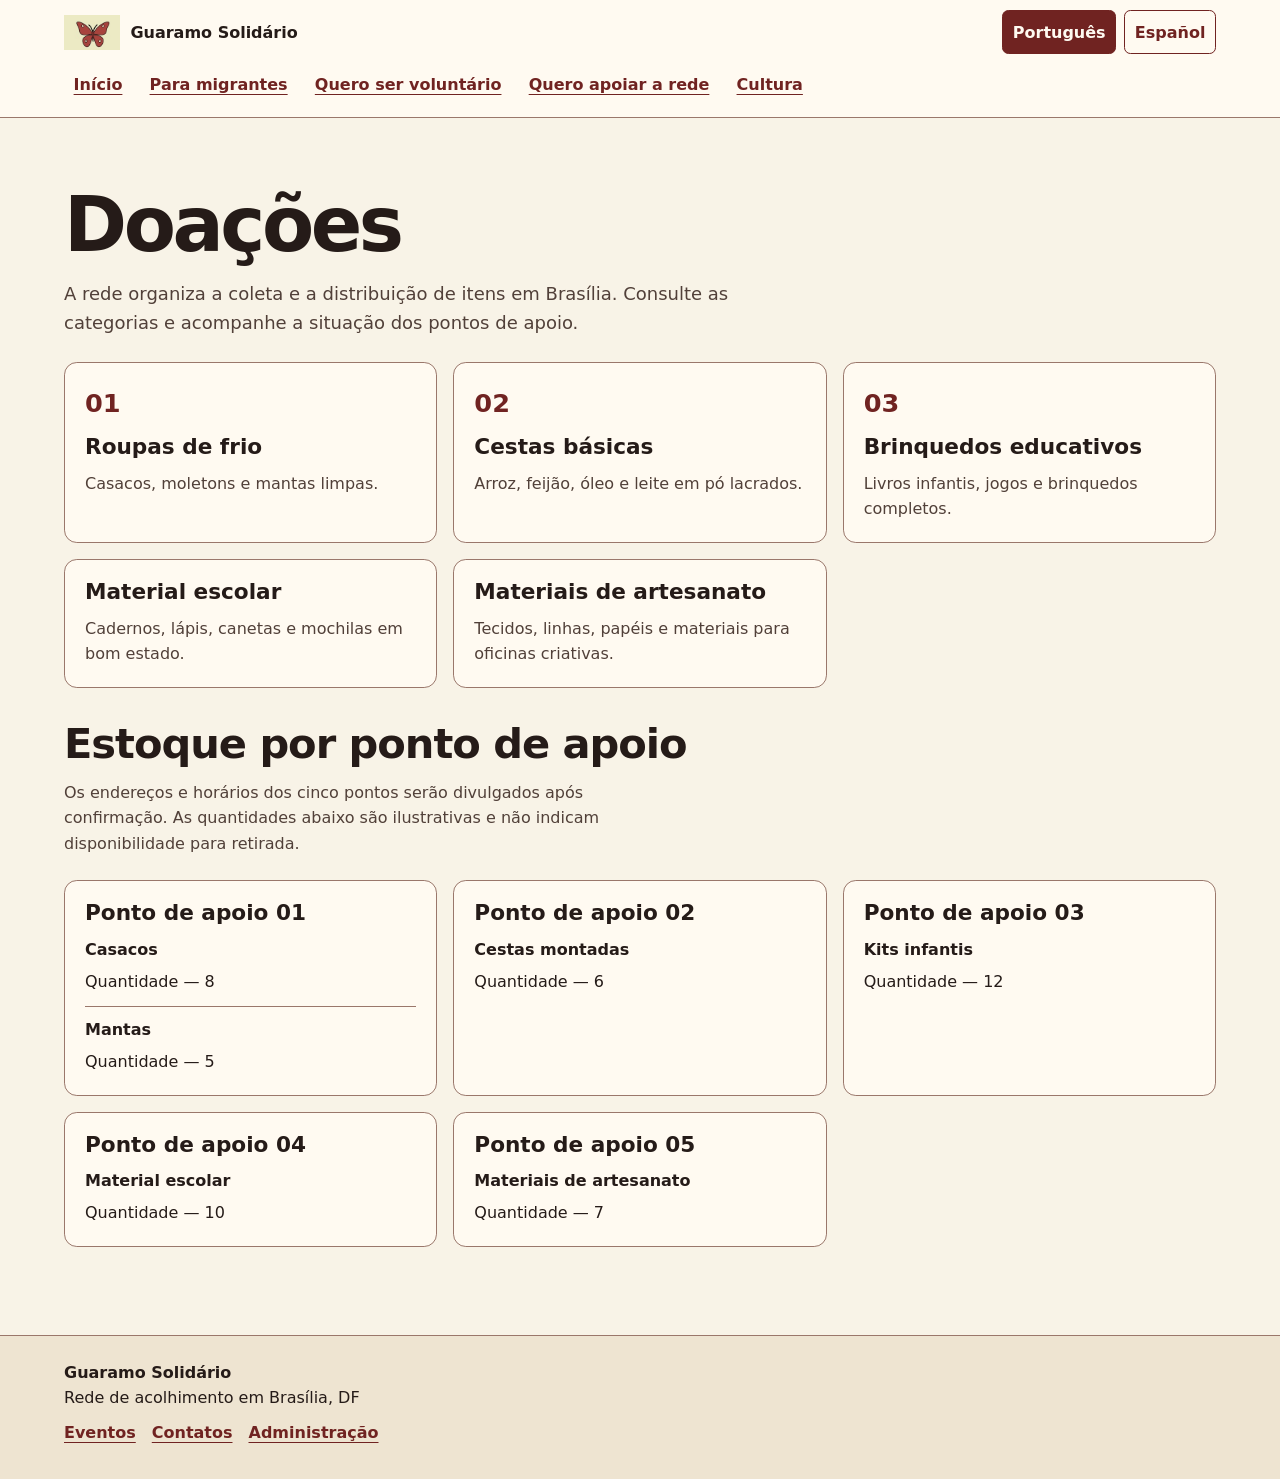
<file: doacoes.html>
<!doctype html>
<html lang="pt-BR">
<head>
  <meta charset="utf-8">
  <meta name="viewport" content="width=device-width, initial-scale=1">
  <meta name="description" content="Rede de apoio a pessoas migrantes e refugiadas em Brasília, no Distrito Federal." data-i18n-content="description">
  <title data-i18n-title="donations">Doações | Guaramo Solidário</title>
  <link rel="stylesheet" href="./style.css">
  <script src="./main.js" defer></script>
  <script src="./community.js" defer></script>
</head>
<body>
  <a href="#conteudo" class="skip-link" data-i18n="skip">Pular para o conteúdo</a>
  <header class="site-header">
    <div class="wrap header-row">
      <a class="brand" href="./index.html">
        <img src="./assets/logo.png" alt="Logo Guaramo Solidário" data-i18n-alt="logo" width="56" height="44">
        <span aria-hidden="true">Guaramo Solidário</span>
      </a>
      <!-- Os botões aparecem quando o script de tradução está pronto. -->
      <div class="languages" role="group" aria-label="Idioma" data-i18n-label="language" hidden>
        <button type="button" lang="pt-BR" data-lang="pt" aria-pressed="true">Português</button>
        <button type="button" lang="es" data-lang="es" aria-pressed="false">Español</button>
      </div>
      <nav aria-label="Navegação principal" data-i18n-label="nav">
        <a href="./index.html" data-i18n="home">Início</a>
        <a href="./migrantes.html" data-i18n="migrant-nav">Para migrantes</a>
        <a href="./voluntarios.html" data-i18n="volunteer-path">Quero ser voluntário</a>
        <a href="./ajudar.html" data-i18n="partner">Quero apoiar a rede</a>
        <a href="./cultura.html" data-i18n="culture">Cultura</a>
      </nav>
    </div>
  </header>

  <main id="conteudo" tabindex="-1">
    <div class="wrap section subpage">
      <h1 data-i18n="donations">Doações</h1>
      <p class="intro" data-i18n="donation-copy">A rede organiza a coleta e a distribuição de itens em Brasília. Consulte as categorias e acompanhe a situação dos pontos de apoio.</p>

      <div class="cards">
        <article class="card stock">
          <span class="stock-number" aria-hidden="true">01</span>
          <h2 data-i18n="clothes">Roupas de frio</h2>
          <p data-i18n="clothes-copy">Casacos, moletons e mantas limpas.</p>

        </article>
        <article class="card stock">
          <span class="stock-number" aria-hidden="true">02</span>
          <h2 data-i18n="food">Cestas básicas</h2>
          <p data-i18n="food-copy">Arroz, feijão, óleo e leite em pó lacrados.</p>

        </article>
        <article class="card stock">
          <span class="stock-number" aria-hidden="true">03</span>
          <h2 data-i18n="toys">Brinquedos educativos</h2>
          <p data-i18n="toys-copy">Livros infantis, jogos e brinquedos completos.</p>

        </article>
        <article class="card stock"><h2 data-i18n="school">Material escolar</h2><p data-i18n="school-copy">Cadernos, lápis, canetas e mochilas em bom estado.</p></article>
        <article class="card stock"><h2 data-i18n="craft">Materiais de artesanato</h2><p data-i18n="craft-copy">Tecidos, linhas, papéis e materiais para oficinas criativas.</p></article>
      </div>

      <section class="stack" id="estoque" aria-labelledby="estoque-titulo">
        <h2 id="estoque-titulo" data-i18n="inventory-public">Estoque por ponto de apoio</h2>
        <p class="section-copy" data-i18n="inventory-note">Os endereços e horários dos cinco pontos serão divulgados após confirmação. As quantidades abaixo são ilustrativas e não indicam disponibilidade para retirada.</p>
        <div id="inventory" class="cards"></div>
        <noscript><p data-i18n="stock-js">Ative o JavaScript para consultar o estoque por ponto.</p></noscript>
      </section>
    </div>
  </main>

  <footer class="site-footer">
    <div class="wrap">
      <strong>Guaramo Solidário</strong>
      <p data-i18n="footer">Rede de acolhimento em Brasília, DF</p>
      <div class="footer-links">
        <a href="./eventos.html" class="text-link" data-i18n="events">Eventos</a>
        <a href="./contatos.html" class="text-link" data-i18n="contacts">Contatos</a>
        <a href="./admin.html" class="text-link" data-i18n="admin">Administração</a>
      </div>
    </div>
  </footer>
</body>
</html>
</file>
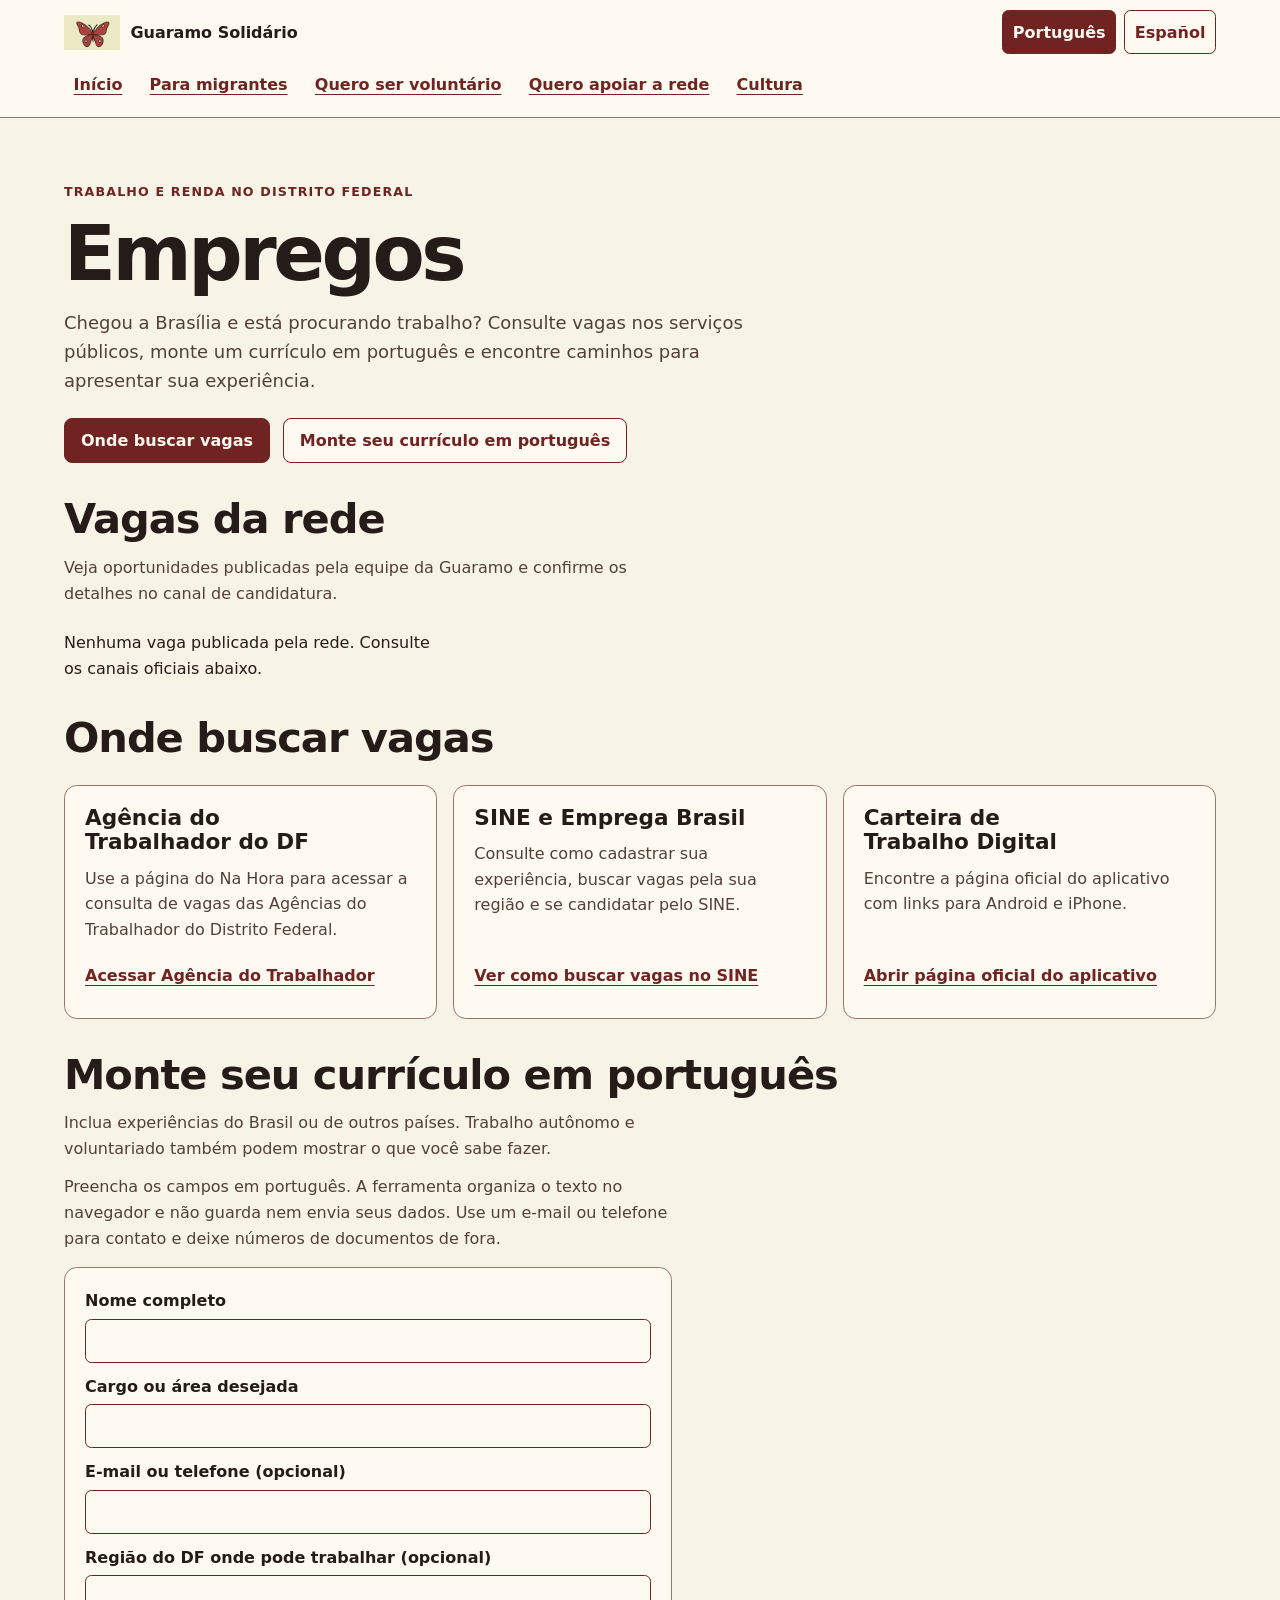
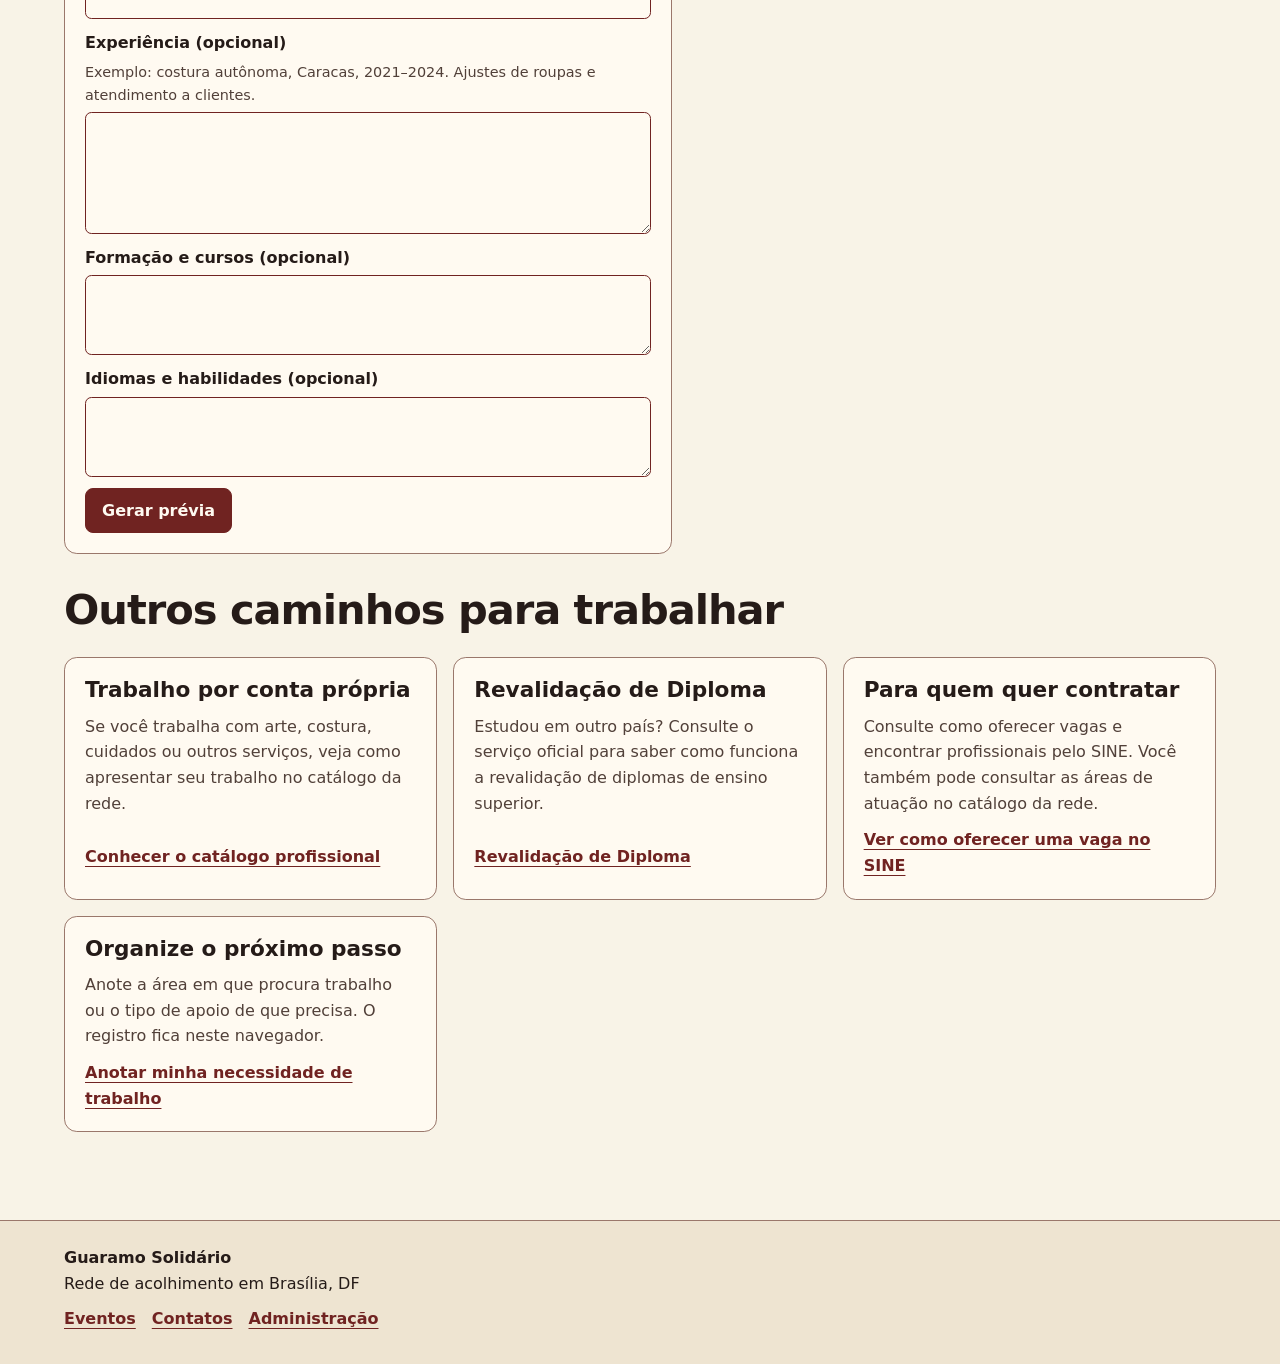
<file: empregos.html>
<!doctype html>
<html lang="pt-BR">
<head>
  <meta charset="utf-8">
  <meta name="viewport" content="width=device-width, initial-scale=1">
  <meta name="description" content="Rede de apoio a pessoas migrantes e refugiadas em Brasília, no Distrito Federal." data-i18n-content="description">
  <title data-i18n-title="jobs">Empregos | Guaramo Solidário</title>
  <link rel="stylesheet" href="./style.css">
  <script src="./main.js" defer></script>
  <script src="./empregos.js" defer></script>
  <script src="./gestao.js" defer></script>
</head>
<body>
  <a href="#conteudo" class="skip-link" data-i18n="skip">Pular para o conteúdo</a>
  <header class="site-header">
    <div class="wrap header-row">
      <a class="brand" href="./index.html">
        <img src="./assets/logo.png" alt="Logo Guaramo Solidário" data-i18n-alt="logo" width="56" height="44">
        <span aria-hidden="true">Guaramo Solidário</span>
      </a>
      <!-- Os botões aparecem quando o script de tradução está pronto. -->
      <div class="languages" role="group" aria-label="Idioma" data-i18n-label="language" hidden>
        <button type="button" lang="pt-BR" data-lang="pt" aria-pressed="true">Português</button>
        <button type="button" lang="es" data-lang="es" aria-pressed="false">Español</button>
      </div>
      <nav aria-label="Navegação principal" data-i18n-label="nav">
        <a href="./index.html" data-i18n="home">Início</a>
        <a href="./migrantes.html" data-i18n="migrant-nav">Para migrantes</a>
        <a href="./voluntarios.html" data-i18n="volunteer-path">Quero ser voluntário</a>
        <a href="./ajudar.html" data-i18n="partner">Quero apoiar a rede</a>
        <a href="./cultura.html" data-i18n="culture">Cultura</a>
      </nav>
    </div>
  </header>

  <main id="conteudo" tabindex="-1">
    <div class="wrap section subpage">
      <p class="overline" data-i18n="jobs-kicker">TRABALHO E RENDA NO DISTRITO FEDERAL</p>
      <h1 data-i18n="jobs">Empregos</h1>
      <p class="intro" data-i18n="jobs-intro">Chegou a Brasília e está procurando trabalho? Consulte vagas nos serviços públicos, monte um currículo em português e encontre caminhos para apresentar sua experiência.</p>
      <div class="actions">
        <a class="button primary" href="#vagas" data-i18n="jobs-vacancies">Onde buscar vagas</a>
        <a class="button" href="#curriculo" data-i18n="cv-title">Monte seu currículo em português</a>
      </div>

      <section class="stack" aria-labelledby="vagas-rede-titulo">
        <h2 id="vagas-rede-titulo" data-i18n="postings">Vagas da rede</h2>
        <p class="section-copy" data-i18n="postings-copy">Veja oportunidades publicadas pela equipe da Guaramo e confirme os detalhes no canal de candidatura.</p>
        <div id="jobs-public" class="cards"></div>
      </section>

      <section class="stack" id="vagas" aria-labelledby="vagas-titulo">
        <h2 id="vagas-titulo" data-i18n="jobs-vacancies">Onde buscar vagas</h2>
        <div class="cards">
        <article class="card">
          <h3 data-i18n="jobs-df">Agência do Trabalhador do DF</h3>
          <p data-i18n="jobs-df-text">Use a página do Na Hora para acessar a consulta de vagas das Agências do Trabalhador do Distrito Federal.</p>
          <a class="text-link" href="https://nahora.df.gov.br/agencia-do-trabalhador/" data-i18n="jobs-df-link">Acessar Agência do Trabalhador</a>
        </article>
        <article class="card">
          <h3 data-i18n="jobs-sine">SINE e Emprega Brasil</h3>
          <p data-i18n="jobs-sine-text">Consulte como cadastrar sua experiência, buscar vagas pela sua região e se candidatar pelo SINE.</p>
          <a class="text-link" href="https://www.gov.br/pt-br/servicos/buscar-emprego-no-sistema-nacional-de-emprego-sine" data-i18n="jobs-sine-link">Ver como buscar vagas no SINE</a>
        </article>
        <article class="card">
          <h3 data-i18n="jobs-card">Carteira de Trabalho Digital</h3>
          <p data-i18n="jobs-card-text">Encontre a página oficial do aplicativo com links para Android e iPhone.</p>
          <a class="text-link" href="https://www.gov.br/pt-br/apps/ctps-digital" data-i18n="jobs-card-link">Abrir página oficial do aplicativo</a>
        </article>
        </div>
      </section>

      <section class="stack" id="curriculo" aria-labelledby="curriculo-titulo">
        <h2 id="curriculo-titulo" data-i18n="cv-title">Monte seu currículo em português</h2>
        <p class="section-copy" data-i18n="cv-intro">Inclua experiências do Brasil ou de outros países. Trabalho autônomo e voluntariado também podem mostrar o que você sabe fazer.</p>
        <p class="section-copy" id="cv-privacy" data-i18n="cv-privacy">Preencha os campos em português. A ferramenta organiza o texto no navegador e não guarda nem envia seus dados. Use um e-mail ou telefone para contato e deixe números de documentos de fora.</p>
        <form class="card form-card" id="cv-form" autocomplete="off" aria-describedby="cv-privacy" hidden>
          <div class="cv-field">
            <label for="cv-name" data-i18n="cv-name">Nome completo</label>
            
            <input id="cv-name" name="name" maxlength="80" required>
          </div>
          <div class="cv-field">
            <label for="cv-target" data-i18n="cv-target">Cargo ou área desejada</label>
            
            <input id="cv-target" name="target" maxlength="100" required>
          </div>
          <div class="cv-field">
            <label for="cv-contact" data-i18n="cv-contact">E-mail ou telefone (opcional)</label>
            
            <input id="cv-contact" name="contact" maxlength="120">
          </div>
          <div class="cv-field">
            <label for="cv-region" data-i18n="cv-region">Região do DF onde pode trabalhar (opcional)</label>
            
            <input id="cv-region" name="region" maxlength="100">
          </div>
          <div class="cv-field">
            <label for="cv-history" data-i18n="cv-history">Experiência (opcional)</label>
            <p id="cv-history-hint" class="field-hint" data-i18n="cv-history-example">Exemplo: costura autônoma, Caracas, 2021–2024. Ajustes de roupas e atendimento a clientes.</p>
            <textarea id="cv-history" name="history" rows="4" maxlength="900" aria-describedby="cv-history-hint"></textarea>
          </div>
          <div class="cv-field">
            <label for="cv-learning" data-i18n="cv-learning">Formação e cursos (opcional)</label>
            
            <textarea id="cv-learning" name="learning" rows="2" maxlength="500"></textarea>
          </div>
          <div class="cv-field">
            <label for="cv-skills" data-i18n="cv-skills">Idiomas e habilidades (opcional)</label>
            
            <textarea id="cv-skills" name="skills" rows="2" maxlength="500"></textarea>
          </div>
          <button type="submit" class="button primary" data-i18n="cv-preview-action">Gerar prévia</button>
        </form>
        <p class="status" id="cv-status" role="status"></p>
        <div class="card cv-output" id="cv-result" hidden>
          <h3 id="cv-preview-title" tabindex="-1" data-i18n="cv-preview">Prévia do currículo em português</h3>
          <pre id="cv-text" lang="pt-BR"></pre>
          <button id="cv-download" type="button" class="button" data-i18n="cv-download">Baixar currículo (.txt)</button>
        </div>
        <noscript><p data-i18n="cv-noscript">Use estes tópicos no seu currículo: nome, contato, objetivo, experiência, formação, idiomas e habilidades.</p></noscript>
      </section>

      <section class="stack" aria-labelledby="outros-caminhos">
        <h2 id="outros-caminhos" data-i18n="jobs-next">Outros caminhos para trabalhar</h2>
        <div class="cards">
        <article class="card">
          <h3 data-i18n="jobs-portfolio">Trabalho por conta própria</h3>
          <p data-i18n="jobs-portfolio-text">Se você trabalha com arte, costura, cuidados ou outros serviços, veja como apresentar seu trabalho no catálogo da rede.</p>
          <a class="text-link" href="./profissionais.html" data-i18n="jobs-portfolio-link">Conhecer o catálogo profissional</a>
        </article>
        <article class="card">
          <h3 data-i18n="menu-diploma">Revalidação de Diploma</h3>
          <p data-i18n="jobs-diploma-text">Estudou em outro país? Consulte o serviço oficial para saber como funciona a revalidação de diplomas de ensino superior.</p>
          <a class="text-link" href="https://www.gov.br/pt-br/servicos/reconhecer-ou-revalidar-diploma-de-curso-superior-obtido-no-exterior" target="_blank" rel="noopener noreferrer"><span data-i18n="menu-diploma">Revalidação de Diploma</span><span class="sr-only" data-i18n="new-tab">(abre em nova aba)</span></a>
        </article>
        <article class="card">
          <h3 data-i18n="jobs-employer">Para quem quer contratar</h3>
          <p data-i18n="jobs-employer-text">Consulte como oferecer vagas e encontrar profissionais pelo SINE. Você também pode consultar as áreas de atuação no catálogo da rede.</p>
          <a class="text-link" href="https://www.gov.br/pt-br/servicos/buscar-trabalhador-no-sistema-nacional-de-emprego-sine" data-i18n="jobs-employer-link">Ver como oferecer uma vaga no SINE</a>
        </article>
        <article class="card">
          <h3 data-i18n="jobs-record">Organize o próximo passo</h3>
          <p data-i18n="jobs-record-text">Anote a área em que procura trabalho ou o tipo de apoio de que precisa. O registro fica neste navegador.</p>
          <a class="text-link" href="./migrantes.html?area=work-search#participar" data-i18n="jobs-record-link">Anotar minha necessidade de trabalho</a>
        </article>
        </div>
      </section>
    </div>
  </main>

  <footer class="site-footer">
    <div class="wrap">
      <strong>Guaramo Solidário</strong>
      <p data-i18n="footer">Rede de acolhimento em Brasília, DF</p>
      <div class="footer-links">
        <a href="./eventos.html" class="text-link" data-i18n="events">Eventos</a>
        <a href="./contatos.html" class="text-link" data-i18n="contacts">Contatos</a>
        <a href="./admin.html" class="text-link" data-i18n="admin">Administração</a>
      </div>
    </div>
  </footer>
</body>
</html>
</file>
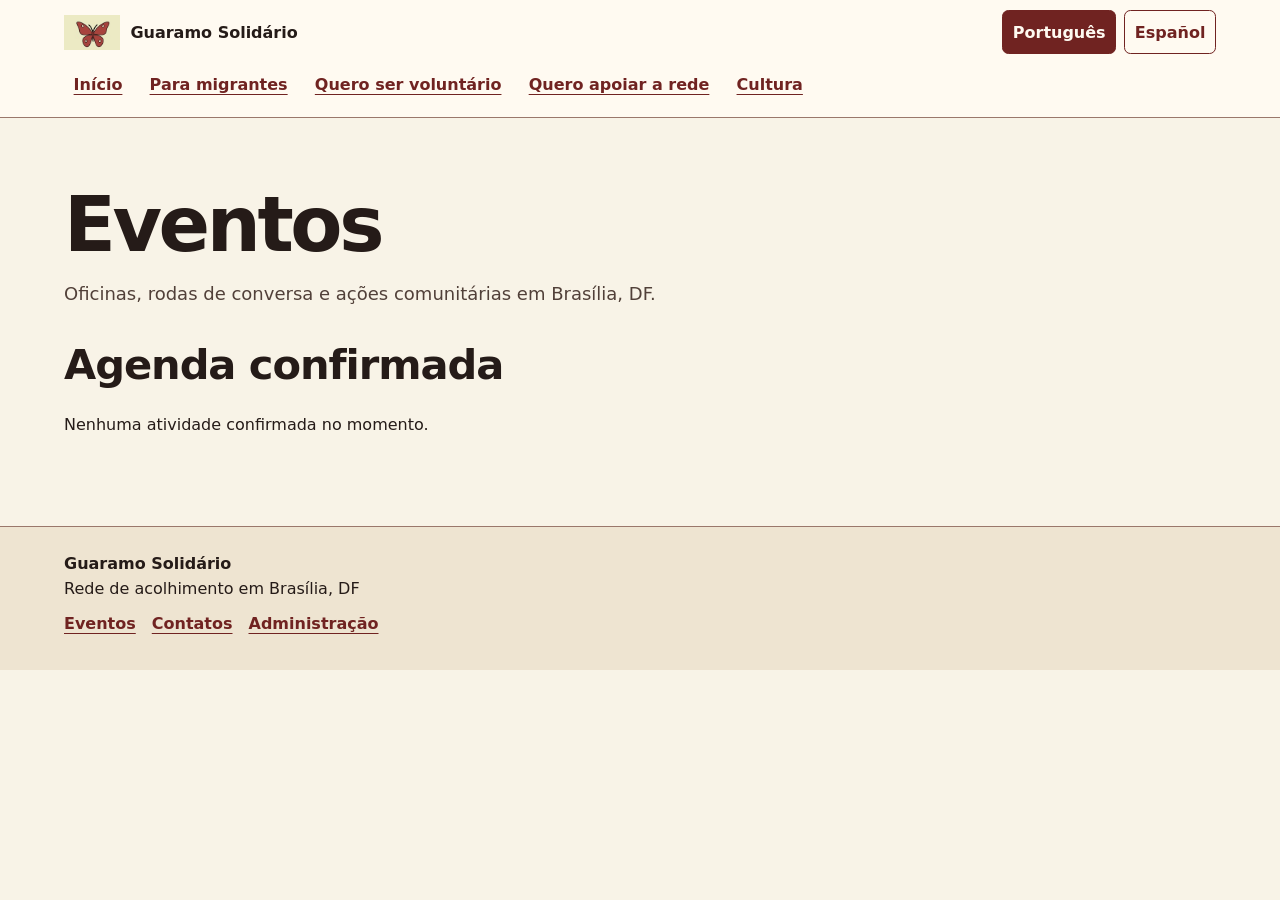
<file: eventos.html>
<!doctype html>
<html lang="pt-BR">
<head>
  <meta charset="utf-8">
  <meta name="viewport" content="width=device-width, initial-scale=1">
  <meta name="description" content="Rede de apoio a pessoas migrantes e refugiadas em Brasília, no Distrito Federal." data-i18n-content="description">
  <title data-i18n-title="events">Eventos | Guaramo Solidário</title>
  <link rel="stylesheet" href="./style.css">
  <script src="./main.js" defer></script>
  <script src="./gestao.js" defer></script>
</head>
<body>
  <a href="#conteudo" class="skip-link" data-i18n="skip">Pular para o conteúdo</a>
  <header class="site-header">
    <div class="wrap header-row">
      <a class="brand" href="./index.html">
        <img src="./assets/logo.png" alt="Logo Guaramo Solidário" data-i18n-alt="logo" width="56" height="44">
        <span aria-hidden="true">Guaramo Solidário</span>
      </a>
      <!-- Os botões aparecem quando o script de tradução está pronto. -->
      <div class="languages" role="group" aria-label="Idioma" data-i18n-label="language" hidden>
        <button type="button" lang="pt-BR" data-lang="pt" aria-pressed="true">Português</button>
        <button type="button" lang="es" data-lang="es" aria-pressed="false">Español</button>
      </div>
      <nav aria-label="Navegação principal" data-i18n-label="nav">
        <a href="./index.html" data-i18n="home">Início</a>
        <a href="./migrantes.html" data-i18n="migrant-nav">Para migrantes</a>
        <a href="./voluntarios.html" data-i18n="volunteer-path">Quero ser voluntário</a>
        <a href="./ajudar.html" data-i18n="partner">Quero apoiar a rede</a>
        <a href="./cultura.html" data-i18n="culture">Cultura</a>
      </nav>
    </div>
  </header>

  <main id="conteudo" tabindex="-1">
    <div class="wrap section subpage">
      <h1 data-i18n="events">Eventos</h1>
      <p class="intro" data-i18n="events-intro">Oficinas, rodas de conversa e ações comunitárias em Brasília, DF.</p>
      <section class="stack" aria-labelledby="agenda-titulo">
        <h2 id="agenda-titulo" data-i18n="calendar-public">Agenda confirmada</h2>
        <div id="calendar-public" class="cards"></div>
        <a class="text-link" href="./eventos.html" id="calendar-all" hidden data-i18n="calendar-show-all">Ver agenda completa</a>
      </section>
    </div>
  </main>

  <footer class="site-footer">
    <div class="wrap">
      <strong>Guaramo Solidário</strong>
      <p data-i18n="footer">Rede de acolhimento em Brasília, DF</p>
      <div class="footer-links">
        <a href="./eventos.html" aria-current="page" class="text-link" data-i18n="events">Eventos</a>
        <a href="./contatos.html" class="text-link" data-i18n="contacts">Contatos</a>
        <a href="./admin.html" class="text-link" data-i18n="admin">Administração</a>
      </div>
    </div>
  </footer>
</body>
</html>
</file>
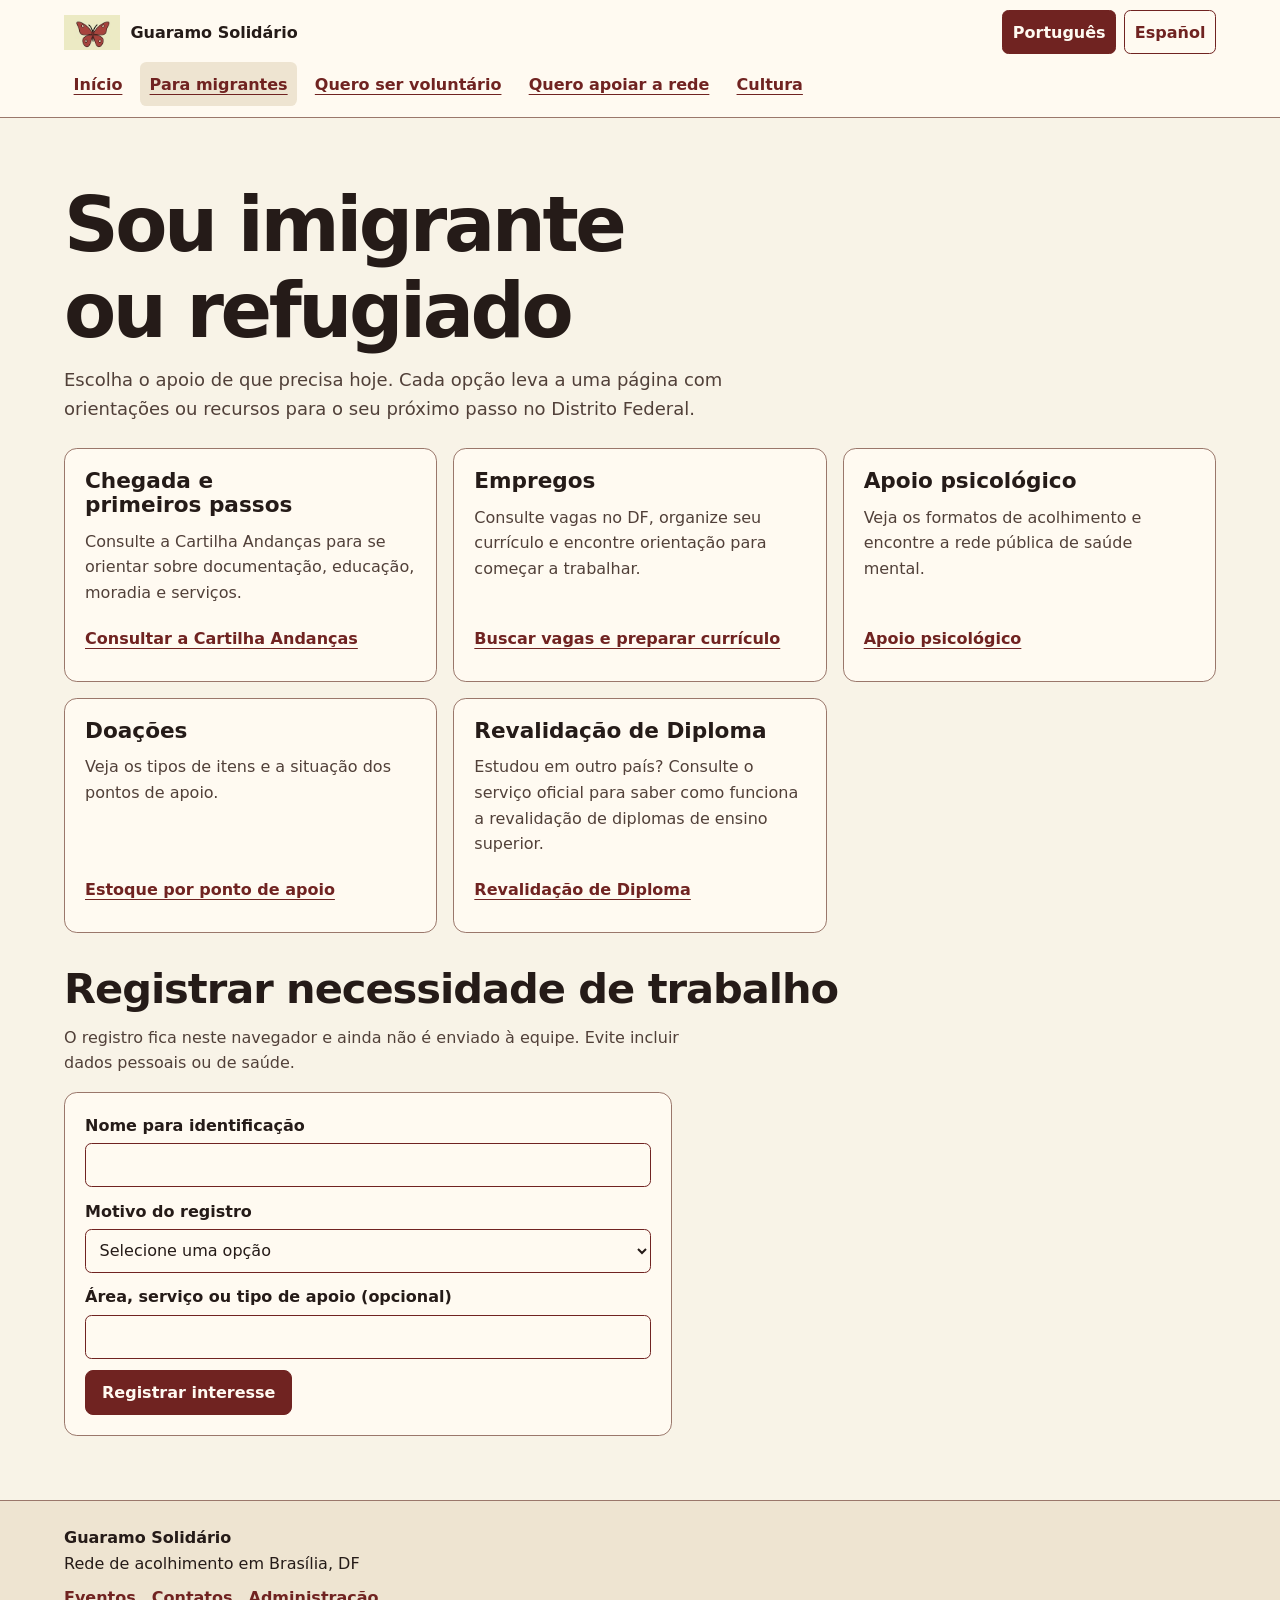
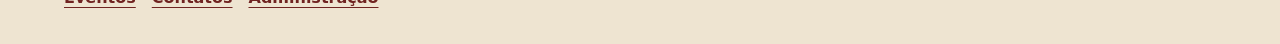
<file: migrantes.html>
<!doctype html>
<html lang="pt-BR">
<head>
  <meta charset="utf-8">
  <meta name="viewport" content="width=device-width, initial-scale=1">
  <meta name="description" content="Rede de apoio a pessoas migrantes e refugiadas em Brasília, no Distrito Federal." data-i18n-content="description">
  <title data-i18n-title="migrant-nav">Para migrantes | Guaramo Solidário</title>
  <link rel="stylesheet" href="./style.css">
  <script src="./main.js" defer></script>
  <script src="./community.js" defer></script>
</head>
<body>
  <a href="#conteudo" class="skip-link" data-i18n="skip">Pular para o conteúdo</a>
  <header class="site-header">
    <div class="wrap header-row">
      <a class="brand" href="./index.html">
        <img src="./assets/logo.png" alt="Logo Guaramo Solidário" data-i18n-alt="logo" width="56" height="44">
        <span aria-hidden="true">Guaramo Solidário</span>
      </a>
      <!-- Os botões aparecem quando o script de tradução está pronto. -->
      <div class="languages" role="group" aria-label="Idioma" data-i18n-label="language" hidden>
        <button type="button" lang="pt-BR" data-lang="pt" aria-pressed="true">Português</button>
        <button type="button" lang="es" data-lang="es" aria-pressed="false">Español</button>
      </div>
      <nav aria-label="Navegação principal" data-i18n-label="nav">
        <a href="./index.html" data-i18n="home">Início</a>
        <a href="./migrantes.html" aria-current="page" data-i18n="migrant-nav">Para migrantes</a>
        <a href="./voluntarios.html" data-i18n="volunteer-path">Quero ser voluntário</a>
        <a href="./ajudar.html" data-i18n="partner">Quero apoiar a rede</a>
        <a href="./cultura.html" data-i18n="culture">Cultura</a>
      </nav>
    </div>
  </header>

  <main id="conteudo" tabindex="-1">
    <div class="wrap section subpage">
      <h1 data-i18n="migrant">Sou imigrante ou refugiado</h1>
      <p class="intro" data-i18n="migrant-intro">Escolha o apoio de que precisa hoje. Cada opção leva a uma página com orientações ou recursos para o seu próximo passo no Distrito Federal.</p>
      <div class="cards">
        <article class="card"><h2 data-i18n="arrival">Chegada e primeiros passos</h2><p data-i18n="arrival-copy">Consulte a Cartilha Andanças para se orientar sobre documentação, educação, moradia e serviços.</p><a href="https://promundo.org.br/cartilha-andancas/" class="text-link" data-i18n="guide-link">Consultar a Cartilha Andanças</a></article>
        <article class="card"><h2 data-i18n="jobs">Empregos</h2><p data-i18n="jobs-home">Consulte vagas no DF, organize seu currículo e encontre orientação para começar a trabalhar.</p><a href="./empregos.html" class="text-link" data-i18n="jobs-home-link">Buscar vagas e preparar currículo</a></article>
        <article class="card"><h2 data-i18n="support">Apoio psicológico</h2><p data-i18n="migrant-support">Veja os formatos de acolhimento e encontre a rede pública de saúde mental.</p><a href="./apoio.html" class="text-link" data-i18n="support">Apoio psicológico</a></article>
        <article class="card"><h2 data-i18n="donations">Doações</h2><p data-i18n="migrant-donation">Veja os tipos de itens e a situação dos pontos de apoio.</p><a href="./doacoes.html#estoque" class="text-link" data-i18n="inventory-public">Estoque por ponto de apoio</a></article>
        <article class="card"><h2 data-i18n="menu-diploma">Revalidação de Diploma</h2><p data-i18n="jobs-diploma-text">Estudou em outro país? Consulte o serviço oficial para saber como funciona a revalidação de diplomas de ensino superior.</p><a class="text-link" href="https://www.gov.br/pt-br/servicos/reconhecer-ou-revalidar-diploma-de-curso-superior-obtido-no-exterior" target="_blank" rel="noopener noreferrer"><span data-i18n="menu-diploma">Revalidação de Diploma</span><span class="sr-only" data-i18n="new-tab">(abre em nova aba)</span></a></article>
      </div>
      <section class="stack" id="participar">
        <h2 data-i18n="work-register">Registrar necessidade de trabalho</h2><p class="section-copy" data-i18n="interest-note">O registro fica neste navegador e ainda não é enviado à equipe. Evite incluir dados pessoais ou de saúde.</p>
        <form class="card form-card" id="interest-form" hidden>
          <div class="cv-field"><label for="interest-name" data-i18n="sample-name">Nome para identificação</label><input id="interest-name" name="name" maxlength="60" required></div>
          <div class="cv-field"><label for="interest-area" data-i18n="interest-area">Motivo do registro</label>
          <select id="interest-area" name="area" required><option value="" data-i18n="choose">Selecione uma opção</option><option value="work-search" data-i18n="work-search">Procurar trabalho</option><option value="work-profile" data-i18n="work-profile">Incluir meu perfil</option></select></div>
          <div class="cv-field"><label for="work-details" data-i18n="work-details">Área, serviço ou tipo de apoio (opcional)</label><input id="work-details" name="details" maxlength="120"></div>
          <button type="submit" class="button primary" data-i18n="interest-save">Registrar interesse</button>
        </form><p id="interest-status" class="status" role="status"></p>
      </section>
    </div>
  </main>

  <footer class="site-footer">
    <div class="wrap">
      <strong>Guaramo Solidário</strong>
      <p data-i18n="footer">Rede de acolhimento em Brasília, DF</p>
      <div class="footer-links">
        <a href="./eventos.html" class="text-link" data-i18n="events">Eventos</a>
        <a href="./contatos.html" class="text-link" data-i18n="contacts">Contatos</a>
        <a href="./admin.html" class="text-link" data-i18n="admin">Administração</a>
      </div>
    </div>
  </footer>
</body>
</html>
</file>
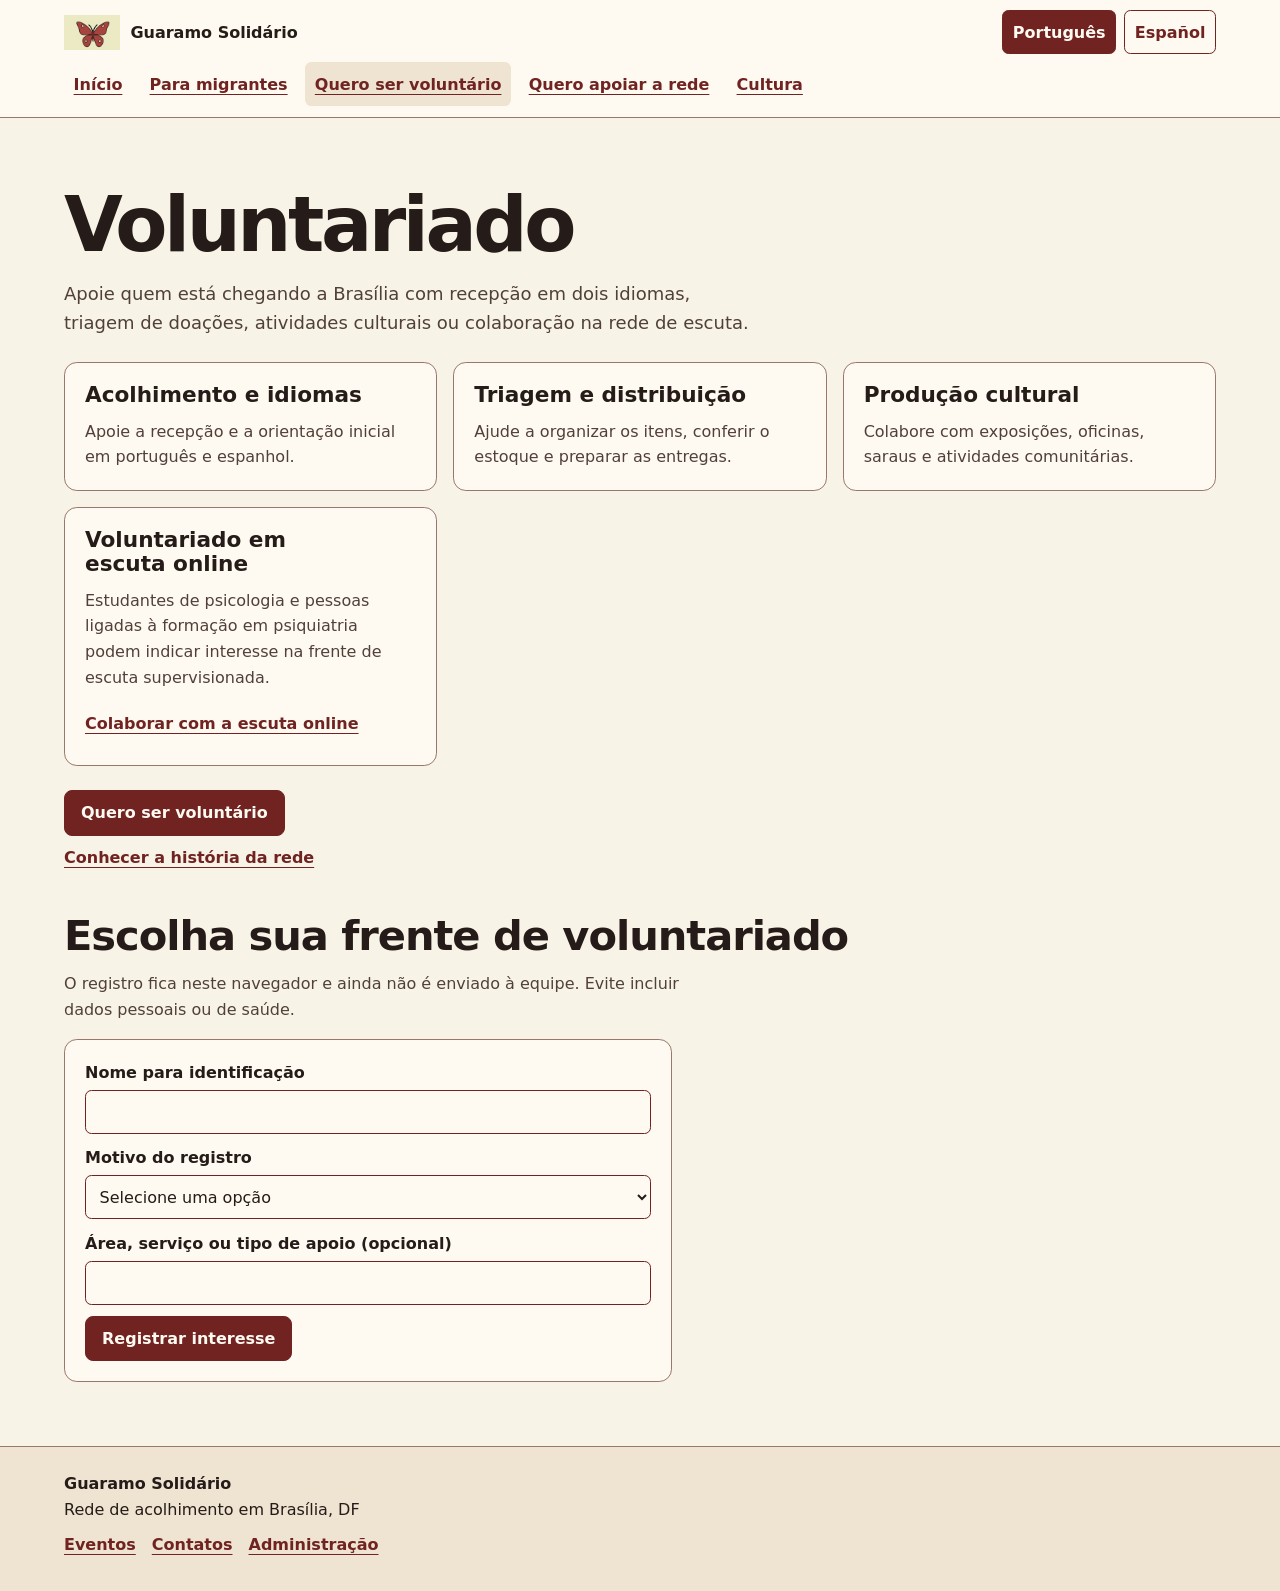
<file: voluntarios.html>
<!doctype html>
<html lang="pt-BR">
<head>
  <meta charset="utf-8">
  <meta name="viewport" content="width=device-width, initial-scale=1">
  <meta name="description" content="Rede de apoio a pessoas migrantes e refugiadas em Brasília, no Distrito Federal." data-i18n-content="description">
  <title data-i18n-title="volunteers">Voluntariado | Guaramo Solidário</title>
  <link rel="stylesheet" href="./style.css">
  <script src="./main.js" defer></script>
  <script src="./community.js" defer></script>
</head>
<body>
  <a href="#conteudo" class="skip-link" data-i18n="skip">Pular para o conteúdo</a>
  <header class="site-header">
    <div class="wrap header-row">
      <a class="brand" href="./index.html">
        <img src="./assets/logo.png" alt="Logo Guaramo Solidário" data-i18n-alt="logo" width="56" height="44">
        <span aria-hidden="true">Guaramo Solidário</span>
      </a>
      <!-- Os botões aparecem quando o script de tradução está pronto. -->
      <div class="languages" role="group" aria-label="Idioma" data-i18n-label="language" hidden>
        <button type="button" lang="pt-BR" data-lang="pt" aria-pressed="true">Português</button>
        <button type="button" lang="es" data-lang="es" aria-pressed="false">Español</button>
      </div>
      <nav aria-label="Navegação principal" data-i18n-label="nav">
        <a href="./index.html" data-i18n="home">Início</a>
        <a href="./migrantes.html" data-i18n="migrant-nav">Para migrantes</a>
        <a href="./voluntarios.html" aria-current="page" data-i18n="volunteer-path">Quero ser voluntário</a>
        <a href="./ajudar.html" data-i18n="partner">Quero apoiar a rede</a>
        <a href="./cultura.html" data-i18n="culture">Cultura</a>
      </nav>
    </div>
  </header>

  <main id="conteudo" tabindex="-1">
    <div class="wrap section subpage">
      <h1 data-i18n="volunteers">Voluntariado</h1>
      <p class="intro" data-i18n="volunteer-intro">Apoie quem está chegando a Brasília com recepção em dois idiomas, triagem de doações, atividades culturais ou colaboração na rede de escuta.</p>

      <div class="cards">
        <article class="card"><h2 data-i18n="volunteer-welcome">Acolhimento e idiomas</h2><p data-i18n="volunteer-welcome-text">Apoie a recepção e a orientação inicial em português e espanhol.</p></article>
        <article class="card"><h2 data-i18n="volunteer-donations">Triagem e distribuição</h2><p data-i18n="volunteer-donations-text">Ajude a organizar os itens, conferir o estoque e preparar as entregas.</p></article>
        <article class="card"><h2 data-i18n="volunteer-culture">Produção cultural</h2><p data-i18n="volunteer-culture-text">Colabore com exposições, oficinas, saraus e atividades comunitárias.</p></article>
      <article class="card">
        <h2 data-i18n="listening-volunteers">Voluntariado em escuta online</h2>
        <p data-i18n="listening-volunteers-copy">Estudantes de psicologia e pessoas ligadas à formação em psiquiatria podem indicar interesse na frente de escuta supervisionada.</p>
        <a href="./voluntarios.html?area=help-listening#participar" class="text-link" data-i18n="help-listening">Colaborar com a escuta online</a>
      </article>
      </div>
      <a class="button primary" href="#participar" data-i18n="join">Quero ser voluntário</a>
      <p><a class="text-link" href="./index.html#historia-da-rede" data-i18n="press-internal">Conhecer a história da rede</a></p>
      <section class="stack" id="participar">
        <h2 data-i18n="volunteer-form">Escolha sua frente de voluntariado</h2><p class="section-copy" data-i18n="interest-note">O registro fica neste navegador e ainda não é enviado à equipe. Evite incluir dados pessoais ou de saúde.</p>
        <form class="card form-card" id="interest-form" hidden>
          <div class="cv-field"><label for="interest-name" data-i18n="sample-name">Nome para identificação</label><input id="interest-name" name="name" maxlength="60" required></div>
          <div class="cv-field"><label for="interest-area" data-i18n="interest-area">Motivo do registro</label>
          <select id="interest-area" name="area" required><option value="" data-i18n="choose">Selecione uma opção</option><option value="volunteer-welcome-option" data-i18n="volunteer-welcome-option">Recepção e apoio em idiomas</option><option value="volunteer-stock-option" data-i18n="volunteer-stock-option">Triagem e distribuição de doações</option><option value="volunteer-culture-option" data-i18n="volunteer-culture-option">Oficinas, exposições e eventos</option><option value="help-listening" data-i18n="help-listening">Colaborar com a escuta online</option></select></div>
          <div class="cv-field"><label for="work-details" data-i18n="work-details">Área, serviço ou tipo de apoio (opcional)</label><input id="work-details" name="details" maxlength="120"></div>
          <button type="submit" class="button primary" data-i18n="interest-save">Registrar interesse</button>
        </form><p id="interest-status" class="status" role="status"></p>
      </section>
    </div>
  </main>

  <footer class="site-footer">
    <div class="wrap">
      <strong>Guaramo Solidário</strong>
      <p data-i18n="footer">Rede de acolhimento em Brasília, DF</p>
      <div class="footer-links">
        <a href="./eventos.html" class="text-link" data-i18n="events">Eventos</a>
        <a href="./contatos.html" class="text-link" data-i18n="contacts">Contatos</a>
        <a href="./admin.html" class="text-link" data-i18n="admin">Administração</a>
      </div>
    </div>
  </footer>
</body>
</html>
</file>
<file: style.css>
/* Base mobile-first e paleta compartilhada pelas quatro páginas. */
:root {
  color-scheme: light;
  --paper: #f8f3e7;
  --surface: #fffaf1;
  --tint: #eee4d1;
  --ink: #251b18;
  --muted: #514039;
  --red: #702321;
  --red-hover: #501613;
  --line: #9a776b;
  --focus: #143d71;
  font-family: Inter, system-ui, -apple-system, "Segoe UI", sans-serif;
}

*, *::before, *::after { box-sizing: border-box; }
[hidden] { display: none !important; }
body { margin: 0; color: var(--ink); background: var(--paper); line-height: 1.6; }
img { display: block; max-inline-size: 100%; }
h1, h2, h3, p { margin: 0; }
h1, h2, h3 { line-height: 1.13; text-wrap: balance; }
h1 { max-inline-size: 17ch; font-size: clamp(2.35rem, 7vw, 4.75rem); letter-spacing: -.045em; }
h2 { font-size: clamp(1.6rem, 4vw, 2.6rem); letter-spacing: -.025em; }
h3, .cards h2 { font-size: 1.35rem; letter-spacing: 0; }
a { color: var(--red); text-underline-offset: .24em; }
button { font: inherit; cursor: pointer; }
a, button {
  display: inline-flex;
  align-items: center;
  min-block-size: 44px;
  min-inline-size: 44px;
}
:focus {
  outline: 3px solid var(--focus);
  outline-offset: 3px;
  box-shadow: 0 0 0 3px var(--surface);
}
.wrap { inline-size: min(100% - 2rem, 72rem); margin-inline: auto; }

.sr-only, .skip-link:not(:focus) {
  position: absolute;
  inline-size: 1px;
  block-size: 1px;
  min-inline-size: 0;
  min-block-size: 0;
  padding: 0;
  overflow: hidden;
  clip-path: inset(50%);
  white-space: nowrap;
}
.skip-link:focus {
  position: absolute;
  z-index: 2;
  inset: .5rem auto auto .5rem;
  padding-inline: 1rem;
  background: var(--surface);
}

/* Cabeçalho com navegação visível também em telas estreitas. */
.site-header { background: var(--surface); border-bottom: 1px solid var(--line); }
.header-row { display: flex; flex-wrap: wrap; align-items: center; gap: .5rem 1rem; padding-block: .65rem; }
.brand { gap: .65rem; color: var(--ink); font-weight: 800; text-decoration: none; }
.brand img { object-fit: contain; }
nav, .languages, .actions { display: flex; flex-wrap: wrap; gap: .25rem .5rem; }
nav { inline-size: 100%; }
nav a, .languages button { border-radius: .4rem; padding: .35rem .6rem; font-weight: 700; }
nav a { gap: .35em; }
nav a[aria-current="page"], nav a:hover { background: var(--tint); }
.languages { margin-inline-start: auto; }
.languages button { border: 1px solid var(--red); color: var(--red); background: var(--surface); }

.hero { background: var(--tint); }
.hero-grid { display: grid; align-items: center; gap: 2rem; padding-block: clamp(2.75rem, 7vw, 6rem); }
.overline { color: var(--red); font-size: .79rem; font-weight: 800; letter-spacing: .09em; }
.overline + h1, .overline + h2 { margin-block-start: .55rem; }
.intro, .section-copy { max-inline-size: 61ch; color: var(--muted); margin-block-start: .8rem; }
.intro { font-size: 1.125rem; }
.actions { gap: .8rem; margin-block-start: 1.4rem; }
.button {
  justify-content: center;
  gap: .5em;
  padding: .55rem 1rem;
  border: 1px solid var(--red);
  border-radius: .5rem;
  background: var(--surface);
  font-weight: 750;
  text-decoration: none;
}
.button:hover { background: var(--tint); text-decoration: underline; }
.primary, .languages button[aria-pressed="true"] { color: var(--surface); background: var(--red); }
.primary:hover, .languages button[aria-pressed="true"]:hover { background: var(--red-hover); }

.hero-figure { margin: 0; overflow: hidden; border: 1px solid var(--line); border-radius: 1rem; background: var(--surface); }
.hero-figure img { inline-size: 100%; block-size: auto; aspect-ratio: 3 / 2; object-fit: cover; }
.hero-figure figcaption { padding: .6rem .9rem; color: var(--muted); font-size: .9rem; }

.demo { padding-block: .85rem; color: var(--muted); font-size: .92rem; border-bottom: 1px solid var(--line); }
.section { padding-block: clamp(2rem, 5vw, 4rem); }
.band { background: var(--tint); }
.cards, .support-grid { display: grid; grid-template-columns: minmax(0, 1fr); gap: 1rem; }
.cards { margin-block: 1.5rem; }
.card {
  display: flex;
  flex-direction: column;
  align-items: start;
  gap: .7rem;
  padding: 1.25rem;
  border: 1px solid var(--line);
  border-radius: .8rem;
  background: var(--surface);
}
.card p:not(.overline) { color: var(--muted); }
.stock-number { color: var(--red); font-size: 1.6rem; font-weight: 800; }
.profile img { border-radius: 50%; object-fit: cover; background: var(--tint); }
.profile:target { outline: 3px solid var(--red); outline-offset: 3px; }
.text-link { gap: .35em; margin-block-start: auto; font-weight: 750; }
.support-card .button { margin-block-start: auto; }
.support-card:first-child { background: var(--tint); }
.subpage .demo { margin-block: 1.25rem; }
.demo-address { overflow-wrap: anywhere; }
.site-footer { padding-block: 1.5rem; background: var(--tint); border-top: 1px solid var(--line); }

@media (min-width: 42rem) {
  .hero-grid { grid-template-columns: 1.4fr 1fr; }
  .cards { grid-template-columns: repeat(3, minmax(0, 1fr)); }
  .support-grid { grid-template-columns: repeat(2, minmax(0, 1fr)); }
}
@media (min-width: 70rem) {
  nav { inline-size: auto; }
}
@media (forced-colors: active) {
  :focus { outline-color: Highlight; }
  .languages button[aria-pressed="true"] { border: 2px solid Highlight; }
}

.local-intro .text-link { margin-block-start: .5rem; }
.public-resource { margin-block-start: 1.5rem; }
.resource-actions { display: flex; flex-wrap: wrap; gap: .75rem; }

/* Cultura, formulários e controles do painel local. */
.artwork {
  position: relative;
  overflow: hidden;
  inline-size: 100%;
  min-block-size: 10rem;
  border-radius: .6rem;
  background: #183951;
  isolation: isolate;
}
.artwork::before, .artwork::after, .artwork span { position: absolute; content: ""; }
.artwork::before { inset: 12% 12% auto auto; inline-size: 25%; aspect-ratio: 1; border-radius: 50%; background: #f2c282; }
.artwork::after { inset: 25% 0 0; background: #a95038; clip-path: polygon(0 65%, 27% 4%, 53% 57%, 73% 22%, 100% 70%, 100% 100%, 0 100%); }
.artwork span { z-index: 1; inset: 55% 0 0; background: #f2c282; clip-path: polygon(58% 0, 61% 0, 45% 55%, 49% 100%, 25% 100%, 36% 52%); }
audio { max-inline-size: 100%; min-block-size: 54px; }
.poem { margin: 0; border-inline-start: 3px solid var(--red); padding-inline-start: .8rem; }
.poem p + p { margin-block-start: .45rem; }
time { color: var(--red); font-weight: 750; }
.stack { margin-block-start: 2rem; }
.stack .form-card { margin-block-start: 1rem; }
.form-card { max-inline-size: 38rem; align-items: stretch; }
.form-card .button { align-self: flex-start; }
label { font-weight: 700; }
input, select {
  color: var(--ink);
  background: var(--surface);
  border: 1px solid var(--red);
  border-radius: .4rem;
  font: inherit;
  min-block-size: 44px;
  min-inline-size: 0;
  max-inline-size: 100%;
  padding: .35rem .6rem;
}
.plain-list { list-style: none; padding: 0; margin: 0; }
.plain-list > li + li { margin-block-start: .7rem; }
.stock-list { inline-size: 100%; }
.stock-row { display: grid; gap: .4rem; overflow-wrap: anywhere; }
.stock-row + .stock-row { padding-block-start: .65rem; border-block-start: 1px solid var(--line); }
.row-actions { display: flex; flex-wrap: wrap; gap: .45rem; }
.row-actions input { inline-size: 6rem; }
.status { color: var(--red); font-weight: 700; }
.status:not(:empty) { margin-block: .65rem; }
#interesses li { overflow-wrap: anywhere; }


button:disabled { cursor: default; opacity: .65; }
#transfer-form { margin-block-start: 1.5rem; }

/* A prévia permite revisar o conteúdo antes de baixar o currículo. */
.cv-field { display: grid; gap: .3rem; }
.field-hint { color: var(--muted); font-size: .9rem; }
.cv-field textarea {
  min-block-size: 5rem;
  max-inline-size: 100%;
  resize: vertical;
  padding: .55rem .6rem;
  color: var(--ink);
  background: var(--surface);
  border: 1px solid var(--red);
  border-radius: .4rem;
  font: inherit;
}
.cv-output { max-inline-size: 38rem; }
.cv-output pre {
  max-inline-size: 100%;
  margin: 0;
  white-space: pre-wrap;
  overflow-wrap: anywhere;
  font: inherit;
}


/* Entrada por público e administração em painéis independentes. */
.route-grid { display: grid; gap: 1rem; margin-block-start: 1.25rem; }
.route-card { align-items: stretch; }
.route-link { color: var(--red); font-size: 1.2rem; font-weight: 800; }
.footer-links { display: flex; flex-wrap: wrap; gap: .5rem 1rem; }
.management-panel { margin-block: 1rem; padding: .75rem 1rem; border: 1px solid var(--line); border-radius: .75rem; background: var(--surface); }
.management-panel summary { cursor: pointer; min-block-size: 44px; padding-block: .55rem; color: var(--red); font-weight: 800; }
.management-panel > .form-card, .management-list { margin-block: .85rem; }
.submitted-text { white-space: pre-wrap; overflow-wrap: anywhere; }
@media (min-width: 40rem) { .route-grid { grid-template-columns: repeat(2, minmax(0, 1fr)); } }
@media (min-width: 68rem) { .route-grid { grid-template-columns: repeat(4, minmax(0, 1fr)); } }
</file>
